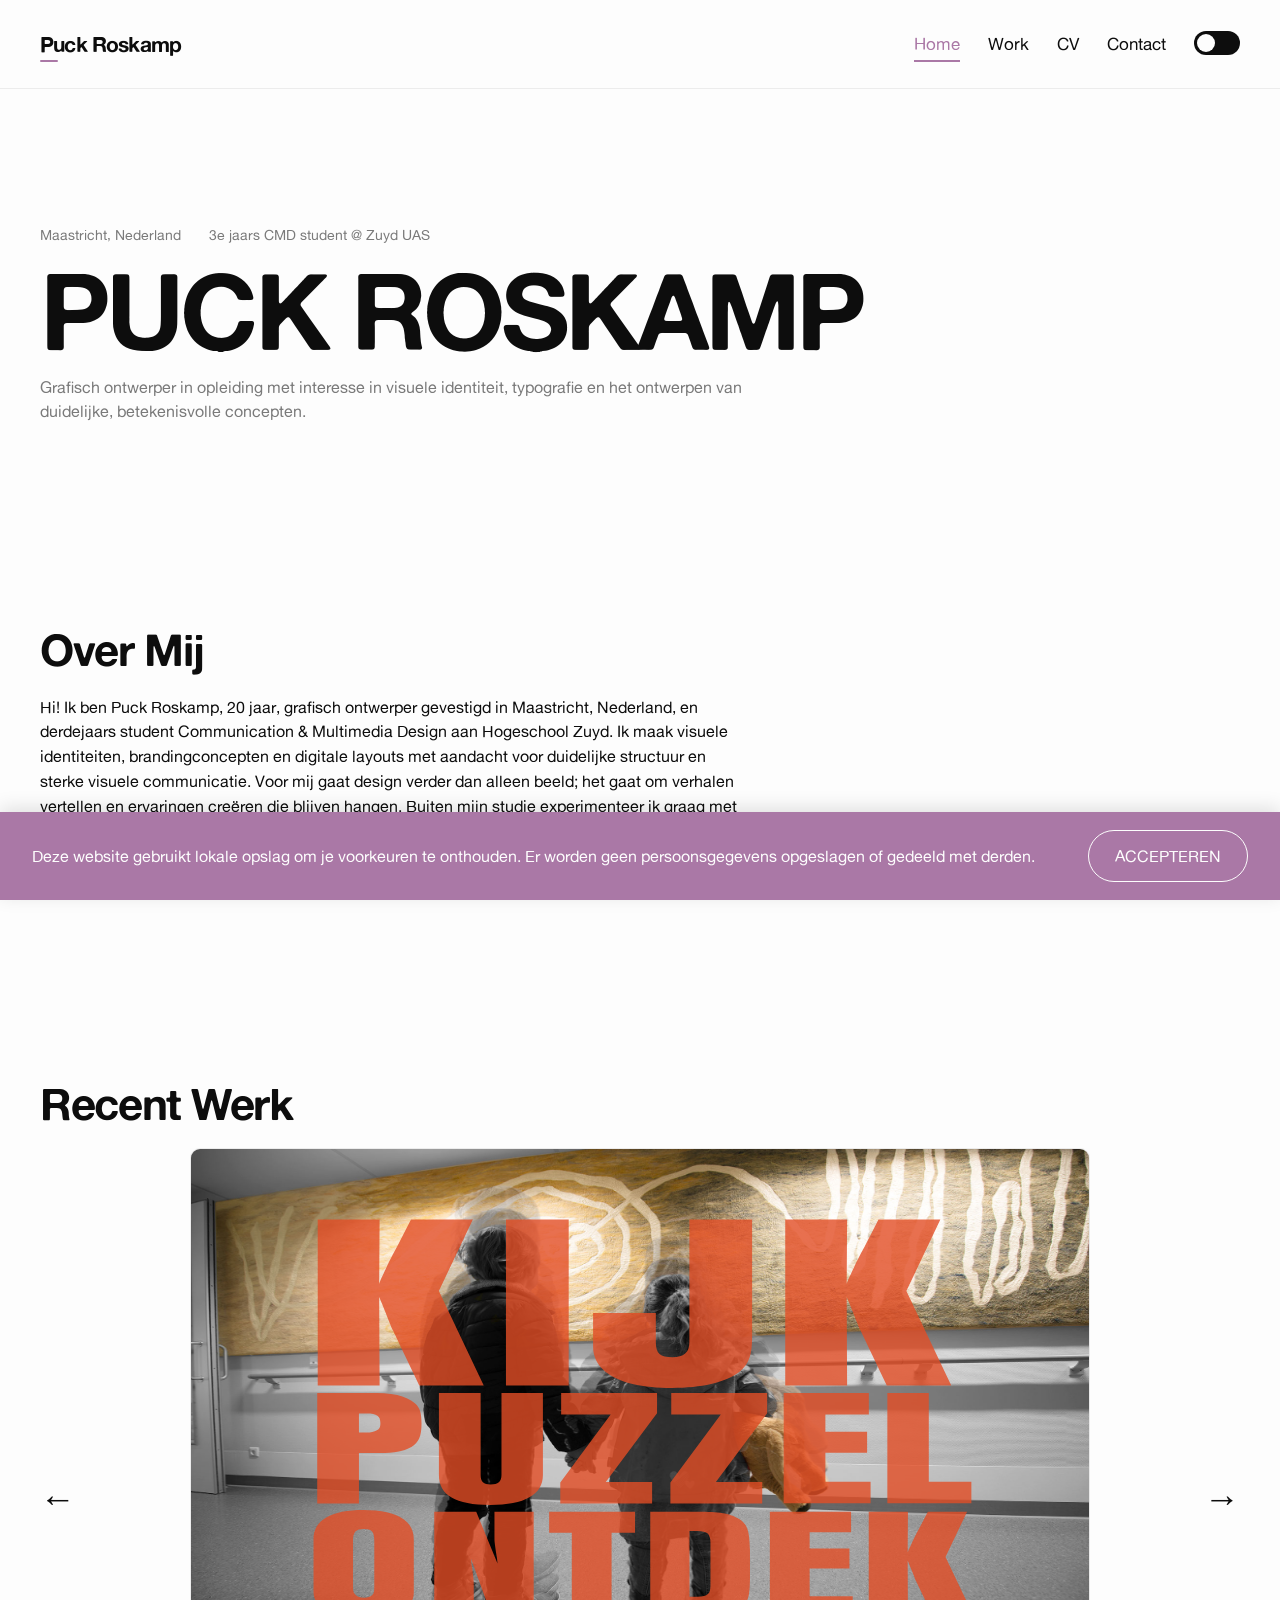
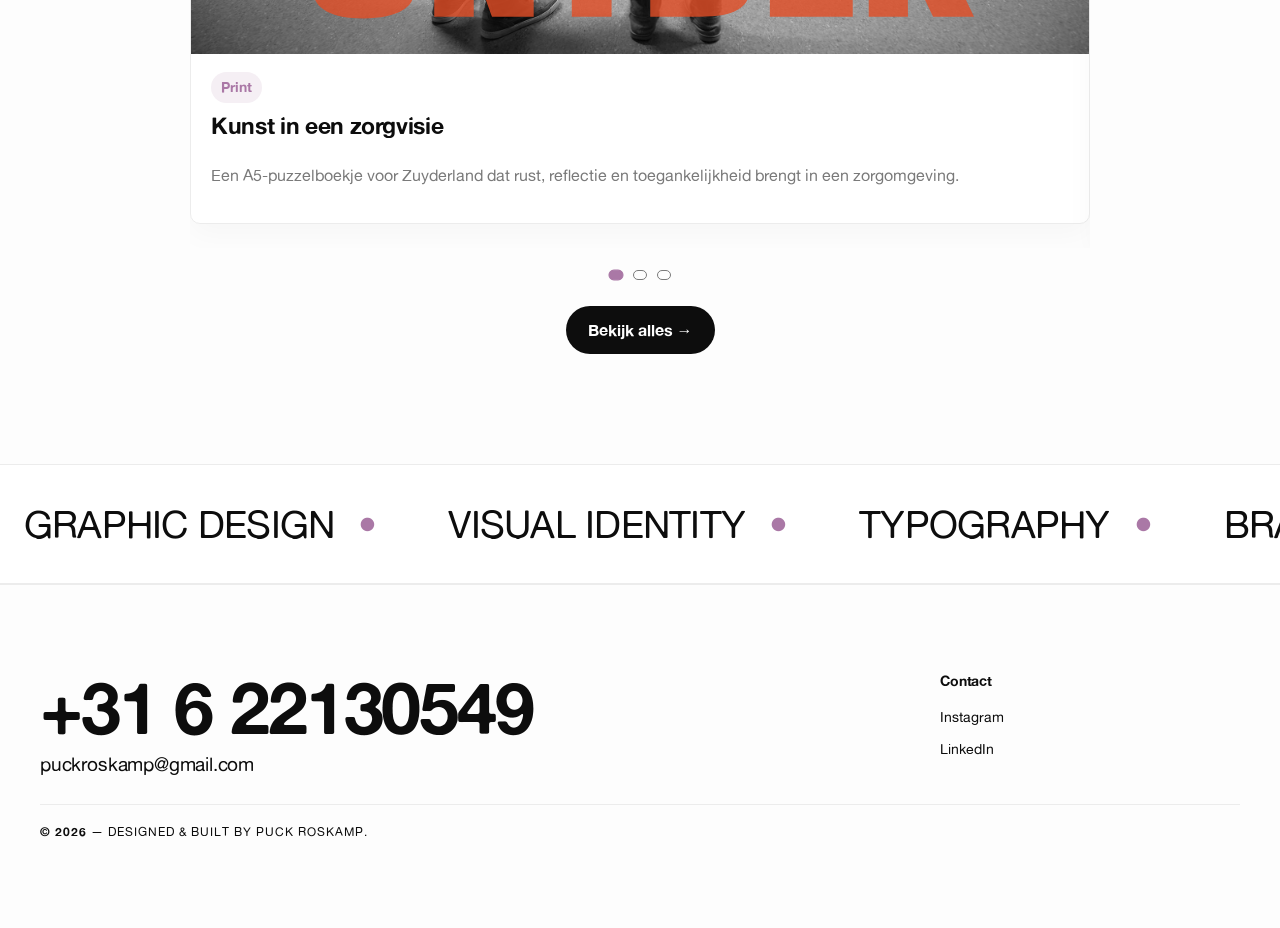
<file: index.html>
﻿<!doctype html>
<html lang="nl">

<head>
    <meta charset="UTF-8" />
    <meta name="viewport" content="width=device-width, initial-scale=1.0" />
    <meta name="description" content="Portfolio of Puck Roskamp, graphic designer based in Maastricht, Netherlands." />
    <title>Puck Roskamp — Portfolio</title>
    <link rel="stylesheet" href="css/style.css" />
</head>

<body data-page="home">
    <header class="site-header">
        <div class="container nav-wrap">
            <a href="index.html" class="brand" aria-label="Puck Roskamp Home">Puck Roskamp</a>
            <nav aria-label="Main navigation">
                <ul class="nav-list">
                    <li><a class="nav-link" data-page="home" href="index.html">Home</a></li>
                    <li><a class="nav-link" data-page="work" href="work.html">Work</a></li>
                    <li><a class="nav-link" data-page="cv" href="cv.html">CV</a></li>
                    <li><a class="nav-link" data-page="contact" href="contact.html">Contact</a></li>
                    <li><button class="theme-toggle" type="button" data-theme-toggle aria-label="Switch to dark mode" aria-pressed="false"></button></li>
                </ul>
            </nav>
        </div>
    </header>

    <main>
        <section class="section home-hero">
            <div class="container home-hero-grid">
                <ul class="home-meta" aria-label="Profiel informatie">
                    <li>Maastricht, Nederland</li>
                    <li>3e jaars CMD student @ Zuyd UAS</li>
                    <!-- <li>Stagair bij L'Okapi</li> -->
                </ul>

                <h1 class="hero-title">PUCK ROSKAMP</h1>

                <p class="hero-intro muted">
                    Grafisch ontwerper in opleiding met interesse in visuele identiteit, typografie en het
                    ontwerpen van duidelijke, betekenisvolle concepten.
                </p>
            </div>
        </section>

        <section class="section home-about">
            <div class="container home-about-layout">
                <div class="home-about-copy">
                    <h2 class="home-section-title">Over Mij</h2>
                    <p class="home-about-text">
                        Hi! Ik ben Puck Roskamp, 20 jaar, grafisch ontwerper gevestigd in Maastricht, Nederland, en
                        derdejaars student Communication & Multimedia Design aan Hogeschool Zuyd. Ik maak visuele identiteiten, brandingconcepten en digitale
                        layouts met aandacht voor duidelijke structuur en sterke visuele communicatie. Voor mij gaat
                        design verder dan alleen beeld; het gaat om verhalen vertellen en ervaringen creëren die blijven
                        hangen. Buiten mijn studie experimenteer ik graag met posterontwerpen, ontdek ik creatieve
                        projecten, game ik, luister ik naar muziek terwijl ik layouts verfijn, en laat ik me inspireren
                        door alles wat visueel interessant is. Mijn ontwerpen zijn een mix van nieuwsgierigheid, kleur
                        en een beetje speelsheid.
                    </p>
                </div>

                <!-- <div class="businesscard-stack" data-businesscard-toggle role="button" tabindex="0"
                    aria-label="Visitekaart animatie met voor- en achterkant" aria-pressed="false">
                    <figure class="businesscard businesscard-back">
                        <img src="images/businesscard-back.svg" alt="Visitekaart achterkant" />
                    </figure>

                    <figure class="businesscard businesscard-front">
                        <img src="images/businesscard-front.svg" alt="Visitekaart voorkant" />
                    </figure>
                </div> -->
            </div>
        </section>

        <section class="section home-featured">
            <div class="container">
                <h2 class="home-section-title">Recent Werk</h2>
                <div class="featured-carousel" data-featured-carousel>
                    <button class="carousel-arrow" type="button" data-carousel-prev
                        aria-label="Vorig project">←</button>

                    <div class="featured-viewport" aria-live="polite">
                        <div class="featured-track" data-carousel-track>
                            <article class="card featured-slide" data-slide>
                                <a href="project.html?id=project3" aria-label="Open project Kunst in een zorgvisie">
                                    <div class="card-media">
                                        <img src="images/recent-werk-card3.svg"
                                            alt="Kunst in een zorgvisie project preview" />
                                    </div>
                                    <div class="card-meta">
                                        <span class="pill">Print</span>
                                        <h3 class="project-title">Kunst in een zorgvisie</h3>
                                        <p class="muted">Een A5-puzzelboekje voor Zuyderland dat rust, reflectie en
                                            toegankelijkheid brengt in een zorgomgeving.</p>
                                    </div>
                                </a>
                            </article>

                            <article class="card featured-slide" data-slide>
                                <a href="project.html?id=project5" aria-label="Open project CBS Data Story">
                                    <div class="card-media">
                                        <img src="images/recent-werk-card2.svg" alt="CBS Data Story project preview" />
                                    </div>
                                    <div class="card-meta">
                                        <span class="pill">Digital Storytelling</span>
                                        <h3 class="project-title">Digital Narrative Story — CBS Data</h3>
                                        <p class="muted">Een interactieve data story gebaseerd op datasets van het CBS.
                                            Complexe informatie vertaald naar een visueel en toegankelijk verhaal.</p>
                                    </div>
                                </a>
                            </article>

                            <article class="card featured-slide" data-slide>
                                <a href="project.html?id=ae-sound-of-metal" aria-label="Open project Coming Soon 01">
                                    <div class="card-media">
                                        <img src="images/recent-werk-card1.svg" alt="Coming Soon 01 project preview" />
                                    </div>
                                    <div class="card-meta">
                                        <span class="pill">After Effects</span>
                                        <h3 class="project-title">Sound of Metal — Motion Title Sequence</h3>
                                        <p class="muted">Een motion title sequence geïnspireerd op Sound of Metal
                                            (2019).
                                            Verkenning van ritme, typografie en sfeer door middel van animatie in After
                                            Effects.</p>
                                    </div>
                                </a>
                            </article>
                        </div>
                    </div>

                    <button class="carousel-arrow" type="button" data-carousel-next
                        aria-label="Volgend project">→</button>
                </div>

                <div class="featured-dots" role="tablist" aria-label="Recent werk slides">
                    <button class="featured-dot active" type="button" data-carousel-dot="0"
                        aria-label="Ga naar project 1"></button>
                    <button class="featured-dot" type="button" data-carousel-dot="1"
                        aria-label="Ga naar project 2"></button>
                    <button class="featured-dot" type="button" data-carousel-dot="2"
                        aria-label="Ga naar project 3"></button>
                </div>

                <div class="featured-cta" data-carousel-cta>
                    <a class="button" href="work.html">Bekijk alles →</a>
                </div>
            </div>
        </section>
    </main>

    <div class="marquee-wrap">
        <div class="marquee">
            <span>GRAPHIC DESIGN <span class="dot">•</span></span>
            <span>VISUAL IDENTITY <span class="dot">•</span></span>
            <span>TYPOGRAPHY <span class="dot">•</span></span>
            <span>BRANDING <span class="dot">•</span></span>
            <span>BASED IN MAASTRICHT <span class="dot">•</span></span>
            <span>GRAPHIC DESIGN <span class="dot">•</span></span>
            <span>VISUAL IDENTITY <span class="dot">•</span></span>
            <span>TYPOGRAPHY <span class="dot">•</span></span>
            <span>BRANDING <span class="dot">•</span></span>
            <span>BASED IN MAASTRICHT <span class="dot">•</span></span>
        </div>
    </div>

    <footer class="site-footer">
        <div class="container footer-inner">
            <div class="footer-left">
                <a class="footer-phone" href="tel:+31622130549" aria-label="Call +31 6 22130549">+31 6 22130549</a>
                <a class="footer-email" href="mailto:puckroskamp@gmail.com">puckroskamp@gmail.com</a>
            </div>

            <div class="footer-right">
                <p class="footer-heading">Contact</p>
                <!-- <p class="footer-note">3e jaars CMD student, stagair bij L'Okapi</p> -->
                <ul class="footer-socials" aria-label="Social media links">
                    <li><a class="footer-social-link"
                            href="https://www.instagram.com/puck_r27?igsh=MW56YmIwOGhyd3IzeQ%3D%3D&utm_source=qr"
                            aria-label="Instagram">Instagram</a></li>
                    <li><a class="footer-social-link" href="https://www.linkedin.com/in/puck-roskamp"
                            aria-label="LinkedIn">LinkedIn</a></li>
                </ul>
            </div>
        </div>
        <div class="container footer-ownership"><strong>© 2026</strong> — Designed &amp; built by Puck Roskamp.</div>
    </footer>

    <script src="js/script.js" defer></script>
</body>

</html>
</file>
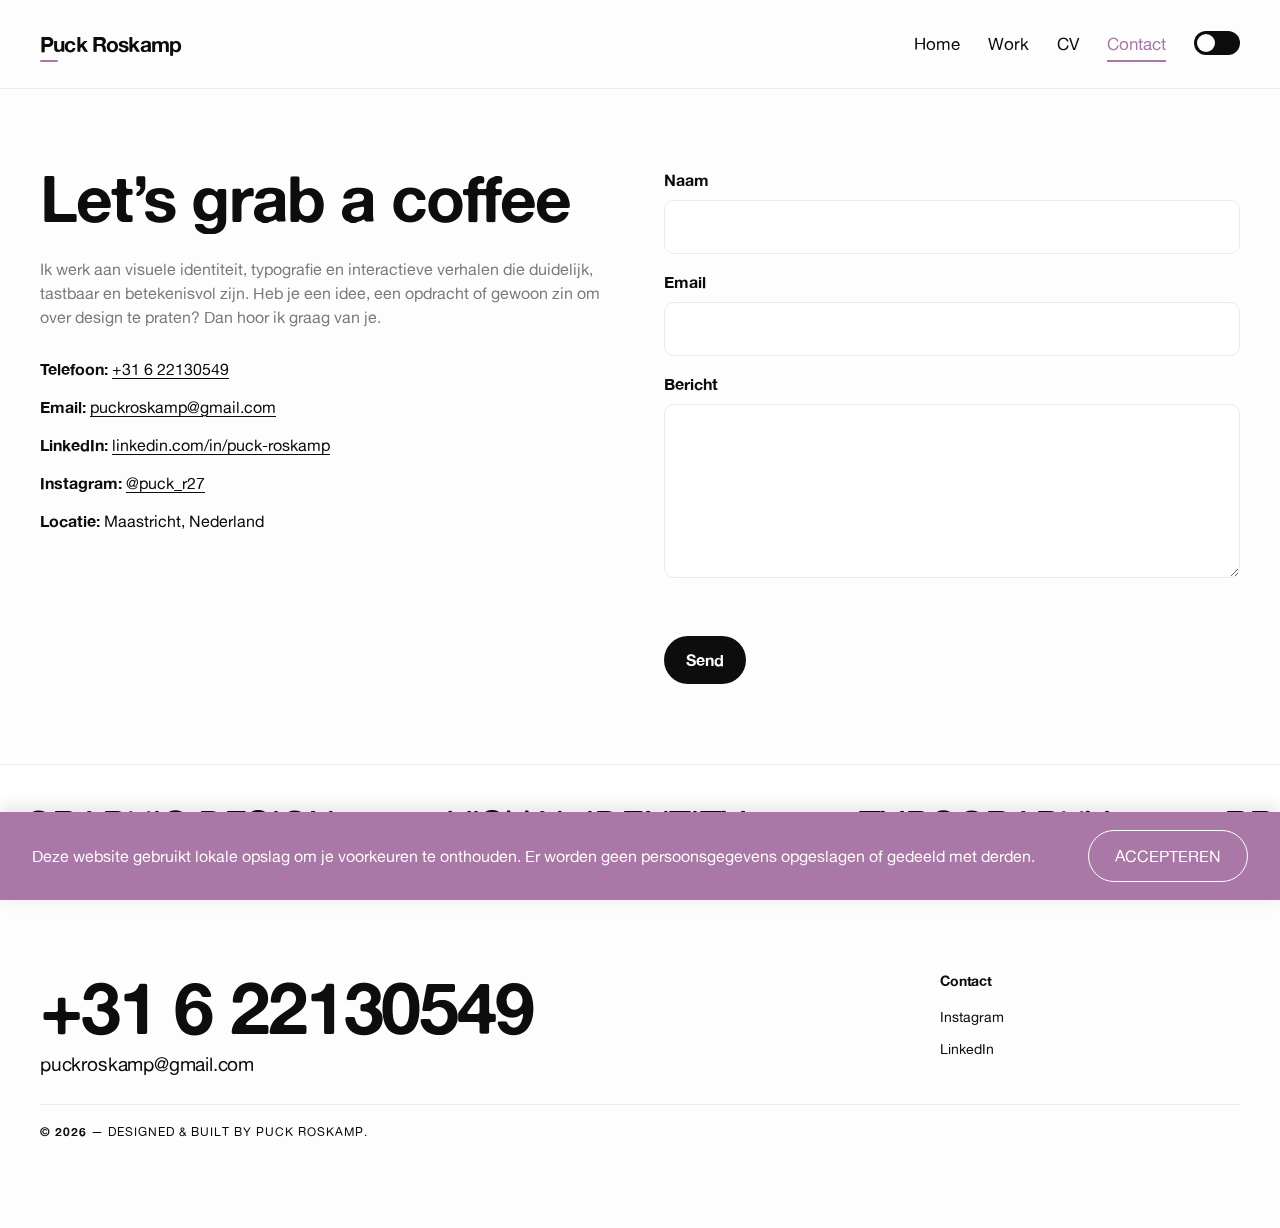
<file: contact.html>
<!doctype html>
<html lang="nl">

<head>
    <meta charset="UTF-8" />
    <meta name="viewport" content="width=device-width, initial-scale=1.0" />
    <meta name="description" content="Contact Puck Roskamp, graphic designer based in Maastricht, Netherlands." />
    <title>Contact — Puck Roskamp</title>
    <link rel="stylesheet" href="css/style.css" />
</head>

<body data-page="contact">
    <header class="site-header">
        <div class="container nav-wrap">
            <a href="index.html" class="brand" aria-label="Puck Roskamp Home">Puck Roskamp</a>
            <nav aria-label="Main navigation">
                <ul class="nav-list">
                    <li><a class="nav-link" data-page="home" href="index.html">Home</a></li>
                    <li><a class="nav-link" data-page="work" href="work.html">Work</a></li>
                    <li><a class="nav-link" data-page="cv" href="cv.html">CV</a></li>
                    <li><a class="nav-link" data-page="contact" href="contact.html">Contact</a></li>
                    <li><button class="theme-toggle" type="button" data-theme-toggle aria-label="Switch to dark mode" aria-pressed="false"></button></li>
                </ul>
            </nav>
        </div>
    </header>

    <main>
        <section class="section">
            <div class="container contact-grid">
                <div>
                    <h1 class="section-title">Let’s grab a coffee</h1>
                    <p class="muted" style="max-width: 560px;">
                        Ik werk aan visuele identiteit, typografie en interactieve verhalen die duidelijk, tastbaar en
                        betekenisvol zijn. Heb je een idee, een opdracht of gewoon zin om over design te praten? Dan
                        hoor ik graag van je.
                    </p>

                    <ul class="contact-list" style="margin-top: 28px;">
                        <li><strong>Telefoon:</strong> <a href="tel:+31622130549">+31 6 22130549</a></li>
                        <li><strong>Email:</strong> <a href="mailto:puckroskamp@gmail.com">puckroskamp@gmail.com</a>
                        </li>
                        <li><strong>LinkedIn:</strong> <a href="https://www.linkedin.com/in/puck-roskamp"
                                aria-label="LinkedIn profiel">linkedin.com/in/puck-roskamp</a>
                        </li>
                        <li><strong>Instagram:</strong> <a
                                href="https://www.instagram.com/puck_r27?igsh=MW56YmIwOGhyd3IzeQ%3D%3D&utm_source=qr"
                                aria-label="Instagram profiel">@puck_r27</a>
                        </li>
                        <li><strong>Locatie:</strong> Maastricht, Nederland</li>
                    </ul>
                </div>

                <form class="contact-form" action="https://formspree.io/f/mlgojajk" method="POST"
                    aria-label="Contact form">
                    <input type="hidden" name="_subject" value="Nieuw bericht via portfolio" />
                    <label>
                        Naam
                        <input type="text" name="name" required />
                    </label>

                    <label>
                        Email
                        <input type="email" name="email" required />
                    </label>

                    <label>
                        Bericht
                        <textarea name="message" rows="6" required></textarea>
                    </label>

                    <p class="contact-feedback" data-contact-feedback aria-live="polite"></p>

                    <button class="button" type="submit">Send</button>
                </form>
            </div>
        </section>
    </main>

    <div class="marquee-wrap">
        <div class="marquee">
            <span>GRAPHIC DESIGN <span class="dot">•</span></span>
            <span>VISUAL IDENTITY <span class="dot">•</span></span>
            <span>TYPOGRAPHY <span class="dot">•</span></span>
            <span>BRANDING <span class="dot">•</span></span>
            <span>BASED IN MAASTRICHT <span class="dot">•</span></span>
            <span>GRAPHIC DESIGN <span class="dot">•</span></span>
            <span>VISUAL IDENTITY <span class="dot">•</span></span>
            <span>TYPOGRAPHY <span class="dot">•</span></span>
            <span>BRANDING <span class="dot">•</span></span>
            <span>BASED IN MAASTRICHT <span class="dot">•</span></span>
        </div>
    </div>

    <footer class="site-footer">
        <div class="container footer-inner">
            <div class="footer-left">
                <a class="footer-phone" href="tel:+31622130549" aria-label="Call +31 6 22130549">+31 6 22130549</a>
                <a class="footer-email" href="mailto:puckroskamp@gmail.com">puckroskamp@gmail.com</a>
            </div>

            <div class="footer-right">
                <p class="footer-heading">Contact</p>
                <!-- <p class="footer-note">3e jaars CMD student, stagair bij L'Okapi</p> -->
                <ul class="footer-socials" aria-label="Social media links">
                    <li><a class="footer-social-link"
                            href="https://www.instagram.com/puck_r27?igsh=MW56YmIwOGhyd3IzeQ%3D%3D&utm_source=qr"
                            aria-label="Instagram">Instagram</a></li>
                    <li><a class="footer-social-link" href="https://www.linkedin.com/in/puck-roskamp"
                            aria-label="LinkedIn">LinkedIn</a></li>
                </ul>
            </div>
        </div>
        <div class="container footer-ownership"><strong>© 2026</strong> — Designed &amp; built by Puck Roskamp.</div>
    </footer>

    <script src="js/script.js" defer></script>
</body>

</html>
</file>
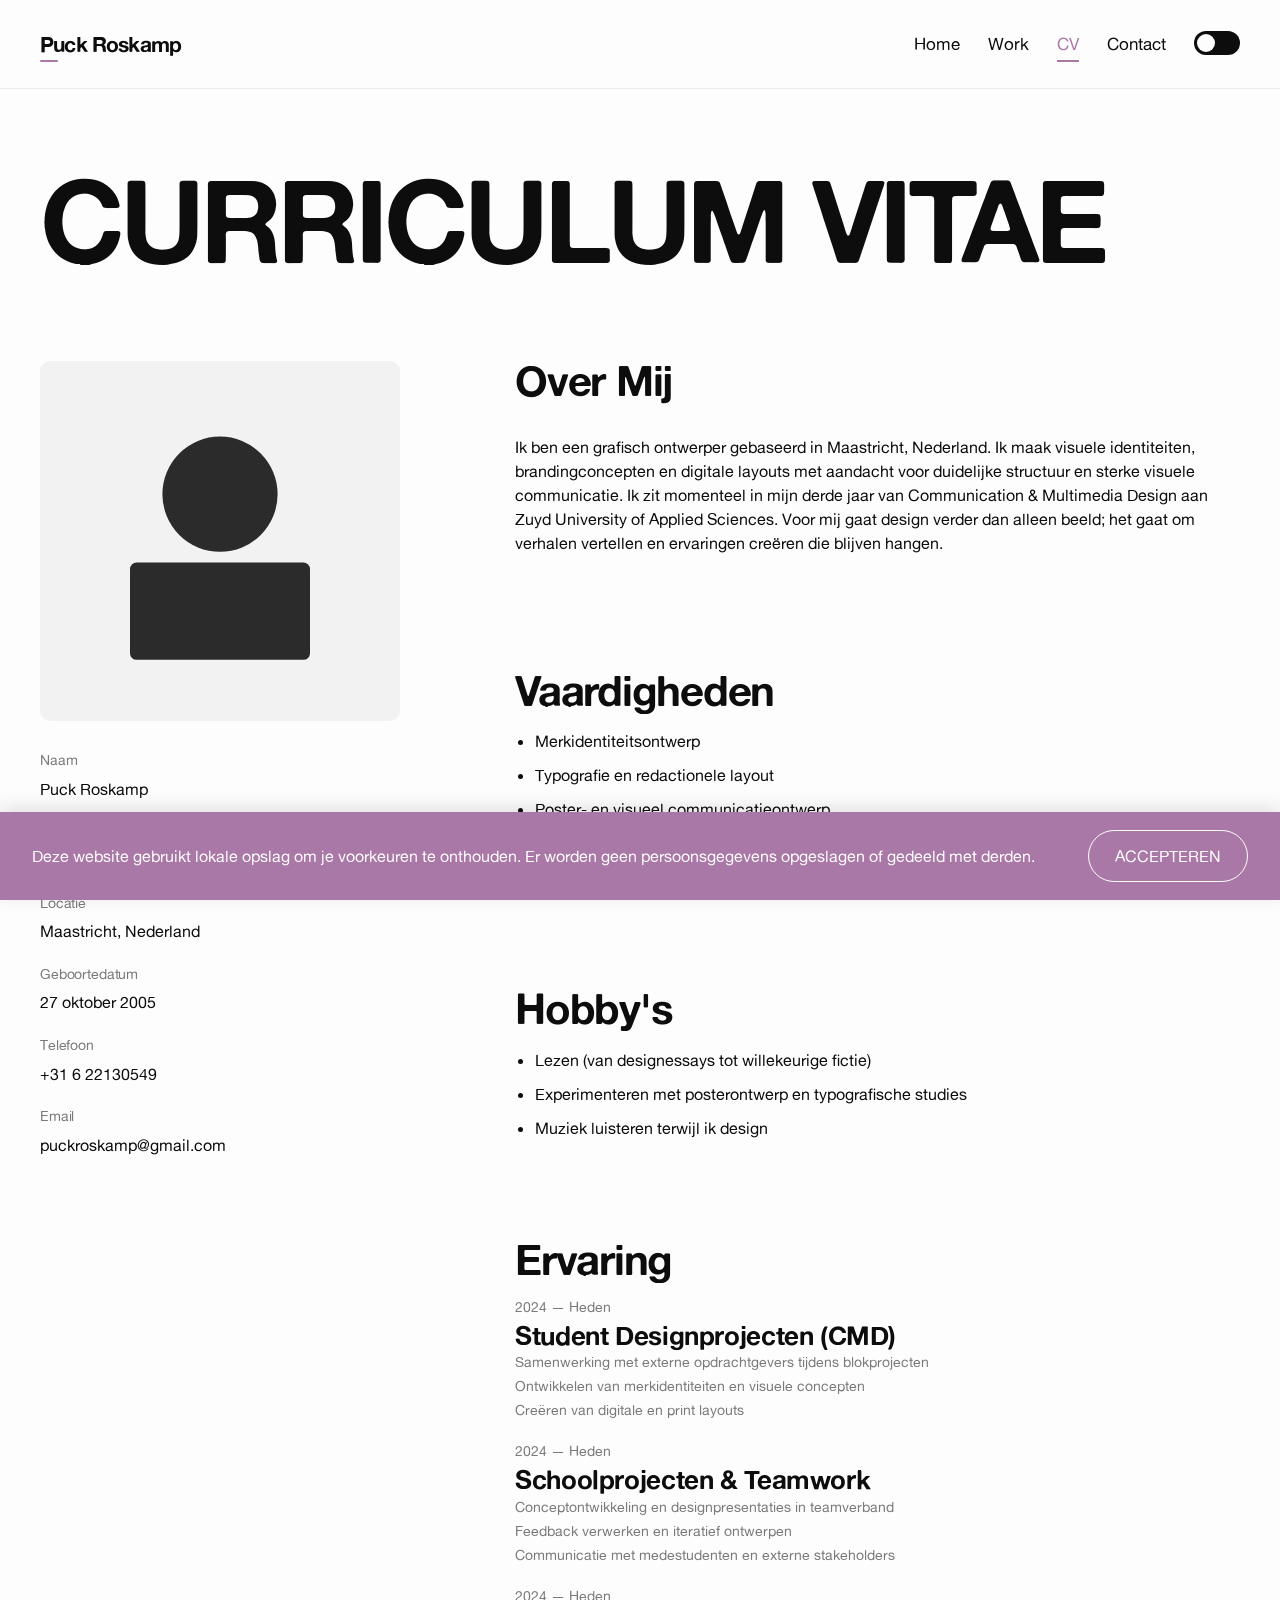
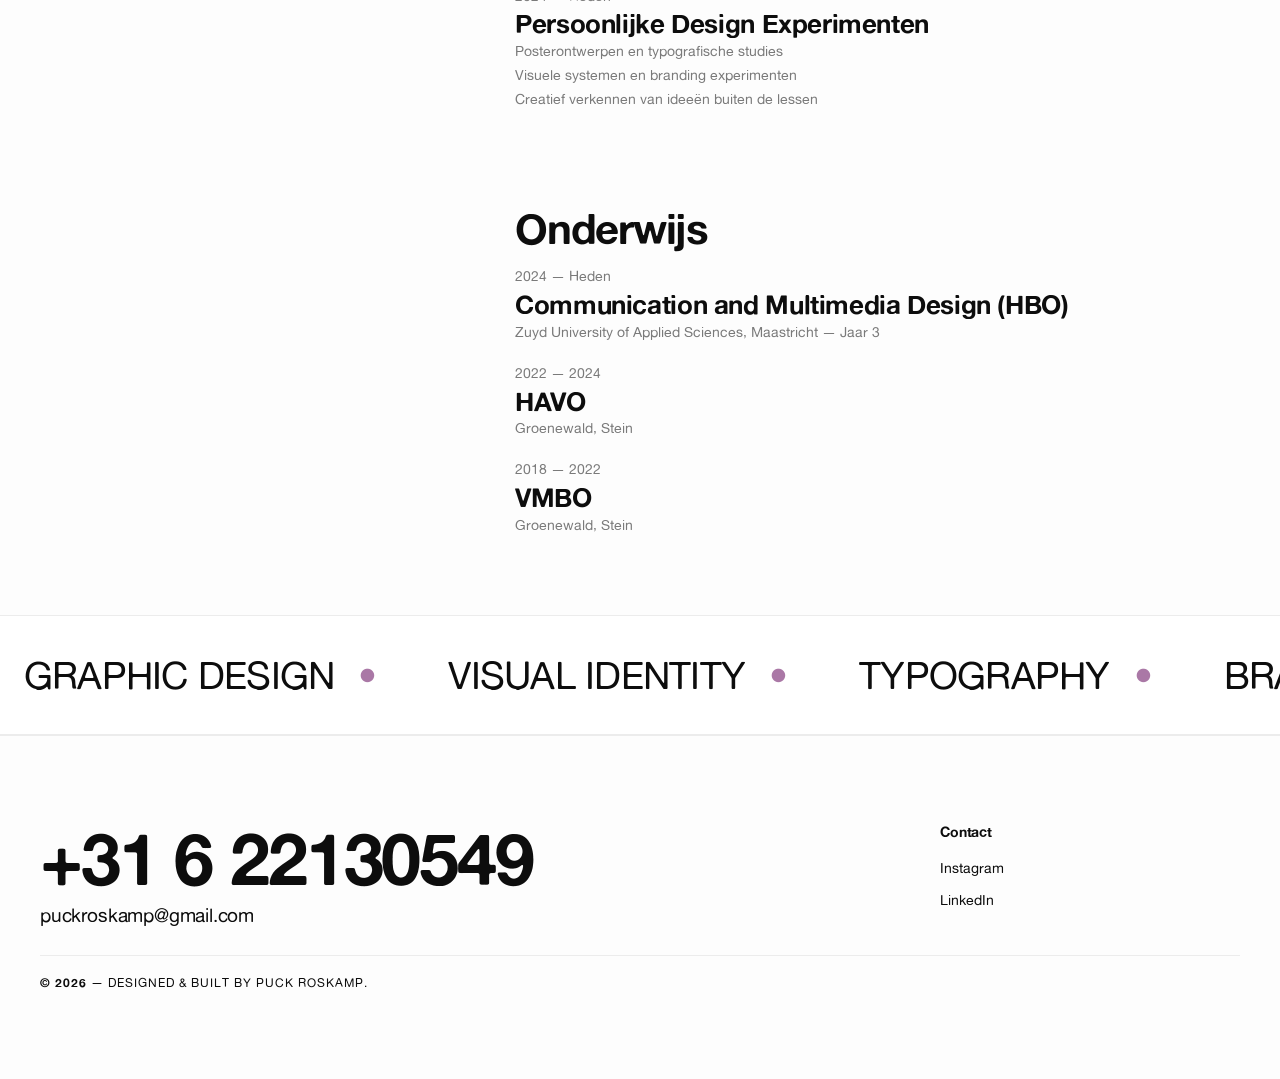
<file: cv.html>
<!doctype html>
<html lang="nl">

<head>
    <meta charset="UTF-8" />
    <meta name="viewport" content="width=device-width, initial-scale=1.0" />
    <meta name="description"
        content="Curriculum Vitae of Puck Roskamp, graphic designer from Maastricht, Netherlands." />
    <title>CV — Puck Roskamp</title>
    <link rel="stylesheet" href="css/style.css" />
</head>

<body data-page="cv">
    <header class="site-header">
        <div class="container nav-wrap">
            <a href="index.html" class="brand" aria-label="Puck Roskamp Home">Puck Roskamp</a>
            <nav aria-label="Main navigation">
                <ul class="nav-list">
                    <li><a class="nav-link" data-page="home" href="index.html">Home</a></li>
                    <li><a class="nav-link" data-page="work" href="work.html">Work</a></li>
                    <li><a class="nav-link" data-page="cv" href="cv.html">CV</a></li>
                    <li><a class="nav-link" data-page="contact" href="contact.html">Contact</a></li>
                    <li><button class="theme-toggle" type="button" data-theme-toggle aria-label="Switch to dark mode" aria-pressed="false"></button></li>
                </ul>
            </nav>
        </div>
    </header>

    <main>
        <section class="section cv-page">
            <div class="container">
                <h1 class="cv-title">CURRICULUM VITAE</h1>

                <div class="cv-grid">
                    <aside class="cv-sidebar" aria-label="Profiel informatie">
                        <img class="cv-image" src="images/cv-profile.svg" alt="Profiel portret van Puck Roskamp" />

                        <div class="cv-basic">
                            <p class="cv-label">Naam</p>
                            <p class="cv-value">Puck Roskamp</p>

                            <p class="cv-label">Leeftijd</p>
                            <p class="cv-value">20</p>

                            <p class="cv-label">Locatie</p>
                            <p class="cv-value">Maastricht, Nederland</p>

                            <p class="cv-label">Geboortedatum</p>
                            <p class="cv-value">27 oktober 2005</p>

                            <p class="cv-label">Telefoon</p>
                            <p class="cv-value"><a href="tel:+31622130549">+31 6 22130549</a></p>

                            <p class="cv-label">Email</p>
                            <p class="cv-value"><a href="mailto:puckroskamp@gmail.com">puckroskamp@gmail.com</a></p>
                        </div>
                    </aside>

                    <div class="cv-main">
                        <section class="cv-section" aria-labelledby="about-me-heading">
                            <h2 id="about-me-heading" class="cv-section-title">Over Mij</h2>
                            <p>
                                Ik ben een grafisch ontwerper gebaseerd in Maastricht, Nederland. Ik maak visuele
                                identiteiten, brandingconcepten en digitale layouts met aandacht voor duidelijke
                                structuur en sterke visuele communicatie. Ik zit momenteel in mijn derde jaar van
                                Communication & Multimedia Design aan Zuyd University of Applied Sciences. Voor mij gaat design verder dan alleen beeld; het
                                gaat om verhalen vertellen en ervaringen creëren die blijven hangen.
                            </p>
                        </section>

                        <section class="cv-section" aria-labelledby="skills-heading">
                            <h2 id="skills-heading" class="cv-section-title">Vaardigheden</h2>
                            <ul class="cv-list">
                                <li>Merkidentiteitsontwerp</li>
                                <li>Typografie en redactionele layout</li>
                                <li>Poster- en visueel communicatieontwerp</li>
                                <li>Adobe Illustrator, InDesign, Photoshop</li>
                                <li>Figma en digitale presentatiesystemen</li>
                            </ul>
                        </section>

                        <section class="cv-section" aria-labelledby="hobbies-heading">
                            <h2 id="hobbies-heading" class="cv-section-title">Hobby's</h2>
                            <ul class="cv-list">
                                <li>Lezen (van designessays tot willekeurige fictie)</li>
                                <li>Experimenteren met posterontwerp en typografische studies</li>
                                <li>Muziek luisteren terwijl ik design</li>
                            </ul>
                        </section>

                        <section class="cv-section" aria-labelledby="experience-heading">
                            <h2 id="experience-heading" class="cv-section-title">Ervaring</h2>
                            <div class="cv-entries">
                                <article class="cv-entry">
                                    <p class="cv-meta">2024 — Heden</p>
                                    <h3 class="cv-entry-title">Student Designprojecten (CMD)</h3>
                                    <p class="cv-meta">Samenwerking met externe opdrachtgevers tijdens blokprojecten</p>
                                    <p class="cv-meta">Ontwikkelen van merkidentiteiten en visuele concepten</p>
                                    <p class="cv-meta">Creëren van digitale en print layouts</p>
                                </article>

                                <article class="cv-entry">
                                    <p class="cv-meta">2024 — Heden</p>
                                    <h3 class="cv-entry-title">Schoolprojecten & Teamwork</h3>
                                    <p class="cv-meta">Conceptontwikkeling en designpresentaties in teamverband</p>
                                    <p class="cv-meta">Feedback verwerken en iteratief ontwerpen</p>
                                    <p class="cv-meta">Communicatie met medestudenten en externe stakeholders</p>
                                </article>

                                <article class="cv-entry">
                                    <p class="cv-meta">2024 — Heden</p>
                                    <h3 class="cv-entry-title">Persoonlijke Design Experimenten</h3>
                                    <p class="cv-meta">Posterontwerpen en typografische studies</p>
                                    <p class="cv-meta">Visuele systemen en branding experimenten</p>
                                    <p class="cv-meta">Creatief verkennen van ideeën buiten de lessen</p>
                                </article>
                            </div>
                        </section>

                        <section class="cv-section" aria-labelledby="education-heading">
                            <h2 id="education-heading" class="cv-section-title">Onderwijs</h2>
                            <div class="cv-entries">
                                <article class="cv-entry">
                                    <p class="cv-meta">2024 — Heden</p>
                                    <h3 class="cv-entry-title">Communication and Multimedia Design (HBO)</h3>
                                    <p class="cv-meta">Zuyd University of Applied Sciences, Maastricht — Jaar 3</p>
                                </article>

                                <article class="cv-entry">
                                    <p class="cv-meta">2022 — 2024</p>
                                    <h3 class="cv-entry-title">HAVO</h3>
                                    <p class="cv-meta">Groenewald, Stein</p>
                                </article>

                                <article class="cv-entry">
                                    <p class="cv-meta">2018 — 2022</p>
                                    <h3 class="cv-entry-title">VMBO</h3>
                                    <p class="cv-meta">Groenewald, Stein</p>
                                </article>
                            </div>
                        </section>
                    </div>
                </div>
            </div>
        </section>
    </main>

    <div class="marquee-wrap">
        <div class="marquee">
            <span>GRAPHIC DESIGN <span class="dot">•</span></span>
            <span>VISUAL IDENTITY <span class="dot">•</span></span>
            <span>TYPOGRAPHY <span class="dot">•</span></span>
            <span>BRANDING <span class="dot">•</span></span>
            <span>BASED IN MAASTRICHT <span class="dot">•</span></span>
            <span>GRAPHIC DESIGN <span class="dot">•</span></span>
            <span>VISUAL IDENTITY <span class="dot">•</span></span>
            <span>TYPOGRAPHY <span class="dot">•</span></span>
            <span>BRANDING <span class="dot">•</span></span>
            <span>BASED IN MAASTRICHT <span class="dot">•</span></span>
        </div>
    </div>

    <footer class="site-footer">
        <div class="container footer-inner">
            <div class="footer-left">
                <a class="footer-phone" href="tel:+31622130549" aria-label="Call +31 6 22130549">+31 6 22130549</a>
                <a class="footer-email" href="mailto:puckroskamp@gmail.com">puckroskamp@gmail.com</a>
            </div>

            <div class="footer-right">
                <p class="footer-heading">Contact</p>
                <!-- <p class="footer-note">3e jaars CMD student, stagair bij L'Okapi</p> -->
                <ul class="footer-socials" aria-label="Social media links">
                    <li><a class="footer-social-link"
                            href="https://www.instagram.com/puck_r27?igsh=MW56YmIwOGhyd3IzeQ%3D%3D&utm_source=qr"
                            aria-label="Instagram">Instagram</a></li>
                    <li><a class="footer-social-link" href="https://www.linkedin.com/in/puck-roskamp"
                            aria-label="LinkedIn">LinkedIn</a></li>
                </ul>
            </div>
        </div>
        <div class="container footer-ownership"><strong>© 2026</strong> — Designed &amp; built by Puck Roskamp.</div>
    </footer>

    <script src="js/script.js" defer></script>
</body>

</html>
</file>
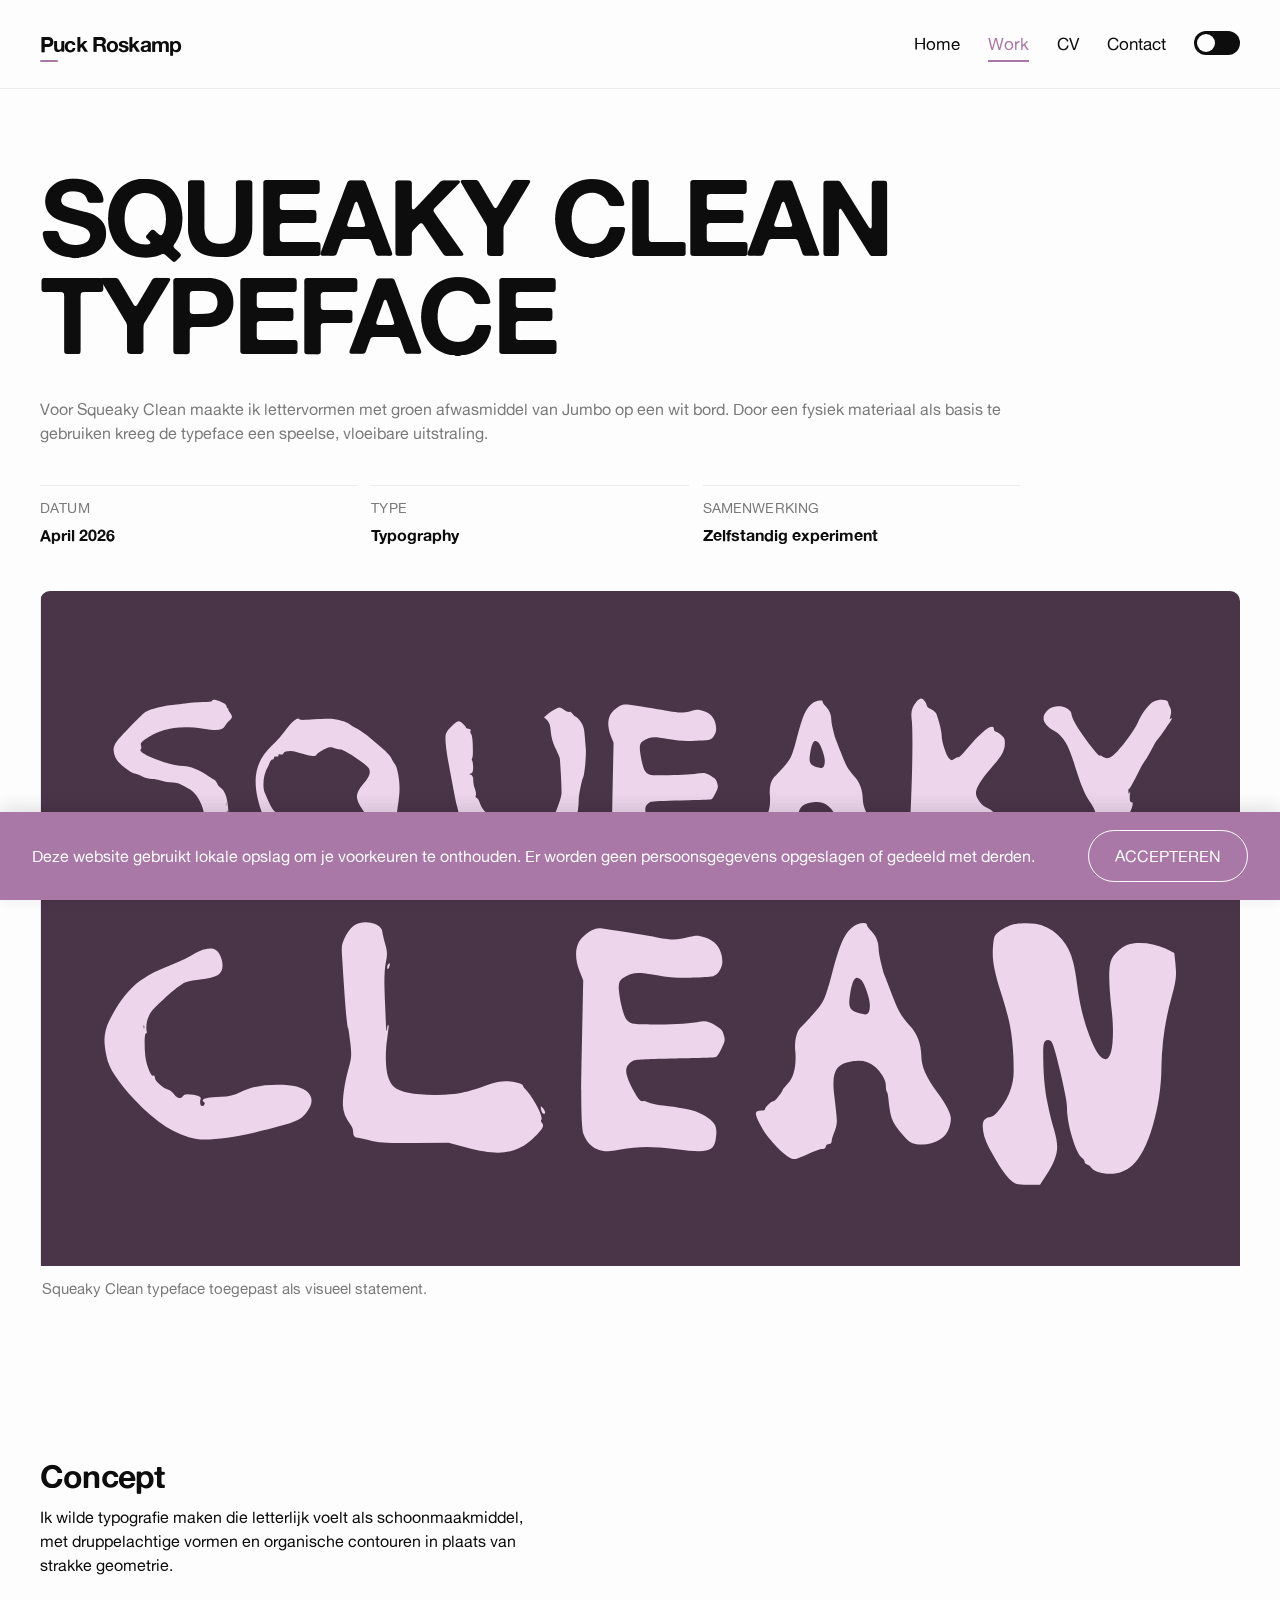
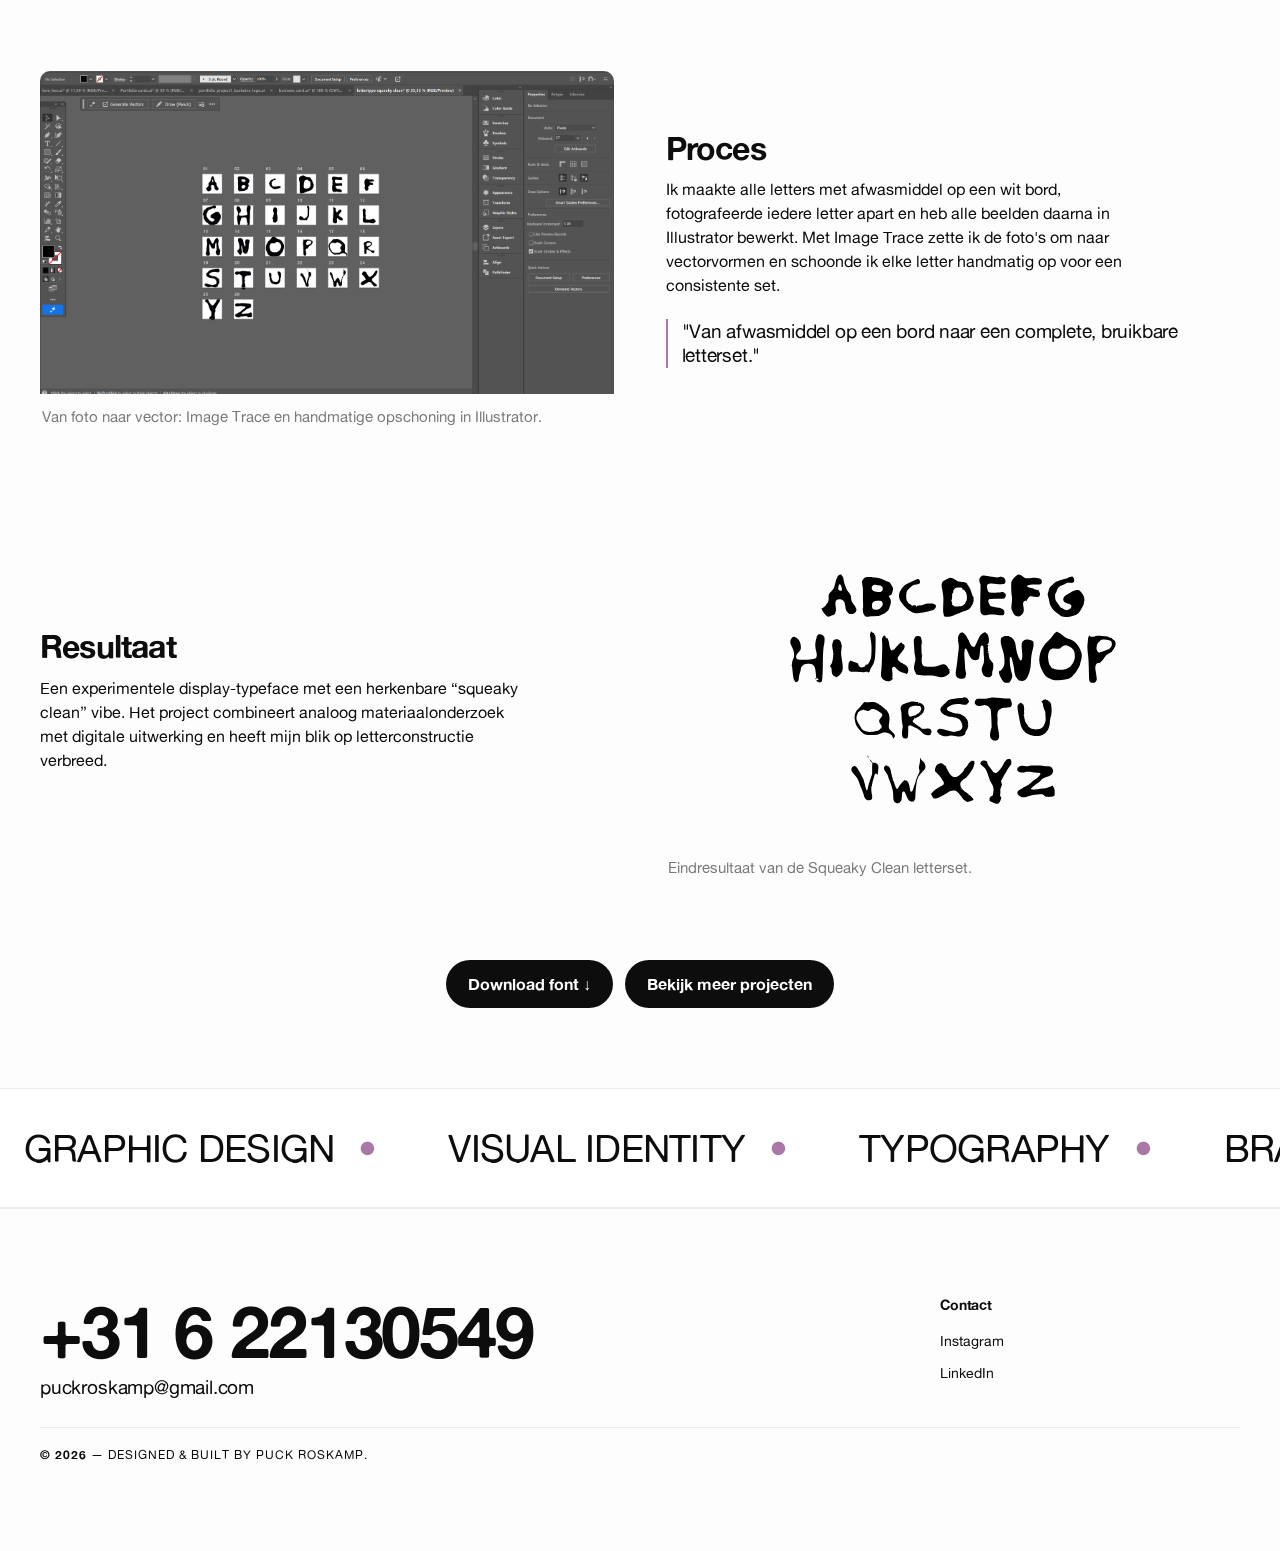
<file: project.html>
﻿<!doctype html>
<html lang="nl">

<head>
    <meta charset="UTF-8" />
    <meta name="viewport" content="width=device-width, initial-scale=1.0" />
    <meta name="description" content="Project detail page from the portfolio of Puck Roskamp." />
    <title>Project - Coming Soon</title>
    <link rel="stylesheet" href="css/style.css" />
</head>

<body data-page="work">
    <header class="site-header">
        <div class="container nav-wrap">
            <a href="index.html" class="brand" aria-label="Puck Roskamp Home">Puck Roskamp</a>
            <nav aria-label="Main navigation">
                <ul class="nav-list">
                    <li><a class="nav-link" data-page="home" href="index.html">Home</a></li>
                    <li><a class="nav-link" data-page="work" href="work.html">Work</a></li>
                    <li><a class="nav-link" data-page="cv" href="cv.html">CV</a></li>
                    <li><a class="nav-link" data-page="contact" href="contact.html">Contact</a></li>
                    <li><button class="theme-toggle" type="button" data-theme-toggle aria-label="Switch to dark mode" aria-pressed="false"></button></li>
                </ul>
            </nav>
        </div>
    </header>

    <main>
        <section class="section">
            <div class="container project-hero-visual">
                <div class="project-hero-head">
                    <h1 class="hero-title" data-project-title>Coming<br />Soon</h1>
                    <p class="muted" data-project-intro>
                        Project in progress. Binnenkort vind je hier de volledige case met proces en resultaat.
                    </p>

                    <ul class="project-meta-list" aria-label="Projectdetails">
                        <li>
                            <span class="project-meta-label">Datum</span>
                            <strong data-project-date>Coming soon</strong>
                        </li>
                        <li>
                            <span class="project-meta-label">Type</span>
                            <strong data-project-type>In progress</strong>
                        </li>
                        <li>
                            <span class="project-meta-label">Samenwerking</span>
                            <strong data-project-collab>TBA</strong>
                        </li>
                    </ul>
                </div>

                <figure class="project-full project-hero-image">
                    <img data-project-hero-image src="images/project-coming-soon.svg" alt="Coming soon hero preview" />
                    <iframe data-project-hero-embed hidden title="Live project preview"></iframe>
                    <figcaption data-project-caption-hero>Preview visual - coming soon.
                    </figcaption>
                </figure>
            </div>
        </section>

        <section class="section project-video-section" data-project-video-section hidden>
            <div class="container project-video-layout">
                <div class="project-copy project-video-head">
                    <h2 class="project-copy-title" data-project-video-title>Title Sequence Preview</h2>
                    <p class="muted" data-project-video-about-film>
                        Hier komt een korte context over de film en de visuele sfeer.
                    </p>
                    <p class="muted" data-project-video-why>
                        Hier leg je uit waarom je juist deze film hebt gekozen voor je sequence.
                    </p>
                </div>

                <figure class="project-full project-video-figure">
                    <video data-project-video preload="metadata" playsinline></video>
                    <figcaption data-project-video-caption>
                        Plaats hier je mp4-bestand zodra je eindproject klaar is.
                    </figcaption>
                </figure>

                <div class="project-video-controls" data-project-video-controls>
                    <button class="video-control-btn" type="button" data-video-play>Play</button>
                    <button class="video-control-btn" type="button" data-video-pause>Pause</button>
                    <button class="video-control-btn" type="button" data-video-replay>Replay</button>
                </div>

                <div class="project-video-progress-wrap">
                    <input class="video-progress" type="range" min="0" max="100" value="0" step="0.1"
                        data-video-progress aria-label="Video voortgang" />
                </div>
            </div>
        </section>

        <section class="section project-role-section" data-project-role-section hidden>
            <div class="container project-role-content">
                <p class="project-role-label" data-project-role-label>ROL</p>
                <h2 class="project-copy-title" data-project-role-title>Mijn rol in dit project</h2>
                <p class="muted" data-project-role-text>
                    Hier komt een korte beschrijving van je rol binnen dit project.
                </p>
            </div>
        </section>

        <section class="section project-posters-section" data-project-posters-section hidden>
            <div class="container project-posters-layout" data-project-posters-grid></div>
        </section>

        <section class="section" data-project-flow-section>
            <div class="container project-flow" data-project-flow>
                <article class="project-flow-row">
                    <div class="project-copy">
                        <h2 class="project-copy-title">Concept</h2>
                        <p data-project-insight-a>
                            Binnenkort verschijnt hier het concept en de creatieve richting van dit project.
                        </p>
                    </div>

                    <figure class="project-full project-visual">
                        <img data-project-grid-a src="images/project-coming-soon.svg"
                            alt="Detail layout with accent color" />
                        <figcaption data-project-caption-a>Detail 1 - coming soon.</figcaption>
                    </figure>
                </article>

                <article class="project-flow-row">
                    <figure class="project-full project-visual">
                        <img data-project-grid-b src="images/project-coming-soon.svg"
                            alt="Typography and image block composition" />
                        <figcaption data-project-caption-b>Ut enim ad minim veniam, quis nostrud exercitation ullamco
                            laboris.</figcaption>
                    </figure>

                    <div class="project-copy">
                        <h2 class="project-copy-title">Proces</h2>
                        <p data-project-insight-b>
                            Hier komt uitleg over het proces, iteraties en visuele keuzes.
                        </p>

                        <blockquote class="project-quote" data-project-quote>
                            "Coming soon."
                        </blockquote>
                    </div>
                </article>

                <article class="project-flow-row">
                    <div class="project-copy">
                        <h2 class="project-copy-title">Resultaat</h2>
                        <p data-project-insight-c>
                            Hier komt het eindresultaat met leerpunten en impact.
                        </p>
                    </div>

                    <figure class="project-full project-visual">
                        <img data-project-final src="images/project-coming-soon.svg"
                            alt="Final website showcase section" />
                        <figcaption data-project-caption-final>Final visual - coming soon.</figcaption>
                    </figure>
                </article>
            </div>
        </section>

        <section class="section" style="padding-top: 0;">
            <div class="container project-footer-actions">
                <a class="button" data-project-live-link href="#" target="_blank" rel="noopener noreferrer"
                    hidden>Bekijk website ↗</a>
                <a class="button" data-project-download-link href="#" download hidden>Download font ↓</a>
                <a class="button" href="work.html">Bekijk meer projecten</a>
            </div>
        </section>
    </main>

    <div class="marquee-wrap">
        <div class="marquee">
            <span>GRAPHIC DESIGN <span class="dot">•</span></span>
            <span>VISUAL IDENTITY <span class="dot">•</span></span>
            <span>TYPOGRAPHY <span class="dot">•</span></span>
            <span>BRANDING <span class="dot">•</span></span>
            <span>BASED IN MAASTRICHT <span class="dot">•</span></span>
            <span>GRAPHIC DESIGN <span class="dot">•</span></span>
            <span>VISUAL IDENTITY <span class="dot">•</span></span>
            <span>TYPOGRAPHY <span class="dot">•</span></span>
            <span>BRANDING <span class="dot">•</span></span>
            <span>BASED IN MAASTRICHT <span class="dot">•</span></span>
        </div>
    </div>

    <footer class="site-footer">
        <div class="container footer-inner">
            <div class="footer-left">
                <a class="footer-phone" href="tel:+31622130549" aria-label="Call +31 6 22130549">+31 6 22130549</a>
                <a class="footer-email" href="mailto:puckroskamp@gmail.com">puckroskamp@gmail.com</a>
            </div>

            <div class="footer-right">
                <p class="footer-heading">Contact</p>
                <!-- <p class="footer-note">3e jaars CMD student, stagair bij L'Okapi</p> -->
                <ul class="footer-socials" aria-label="Social media links">
                    <li><a class="footer-social-link"
                            href="https://www.instagram.com/puck_r27?igsh=MW56YmIwOGhyd3IzeQ%3D%3D&utm_source=qr"
                            aria-label="Instagram">Instagram</a></li>
                    <li><a class="footer-social-link" href="https://www.linkedin.com/in/puck-roskamp"
                            aria-label="LinkedIn">LinkedIn</a></li>
                </ul>
            </div>
        </div>
        <div class="container footer-ownership"><strong>© 2026</strong> — Designed &amp; built by Puck Roskamp.</div>
    </footer>

    <script src="js/script.js" defer></script>
</body>

</html>
</file>
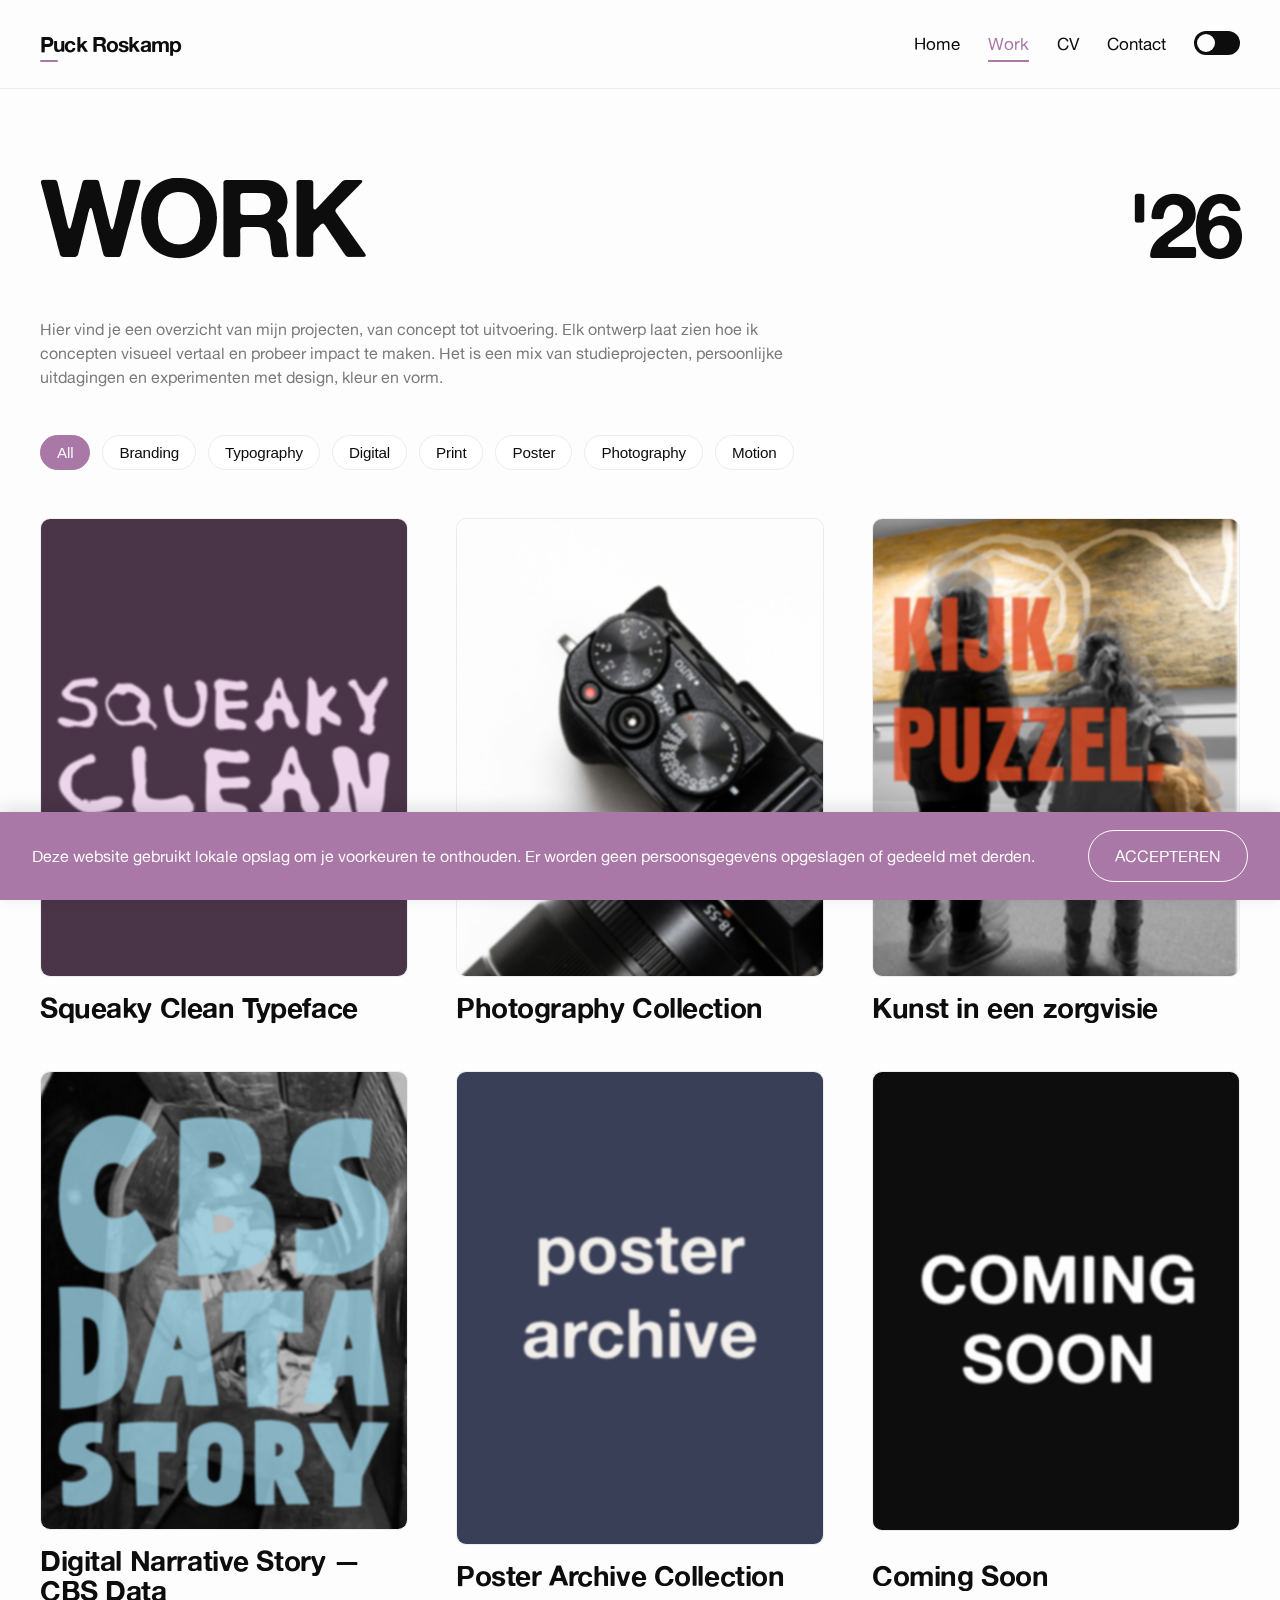
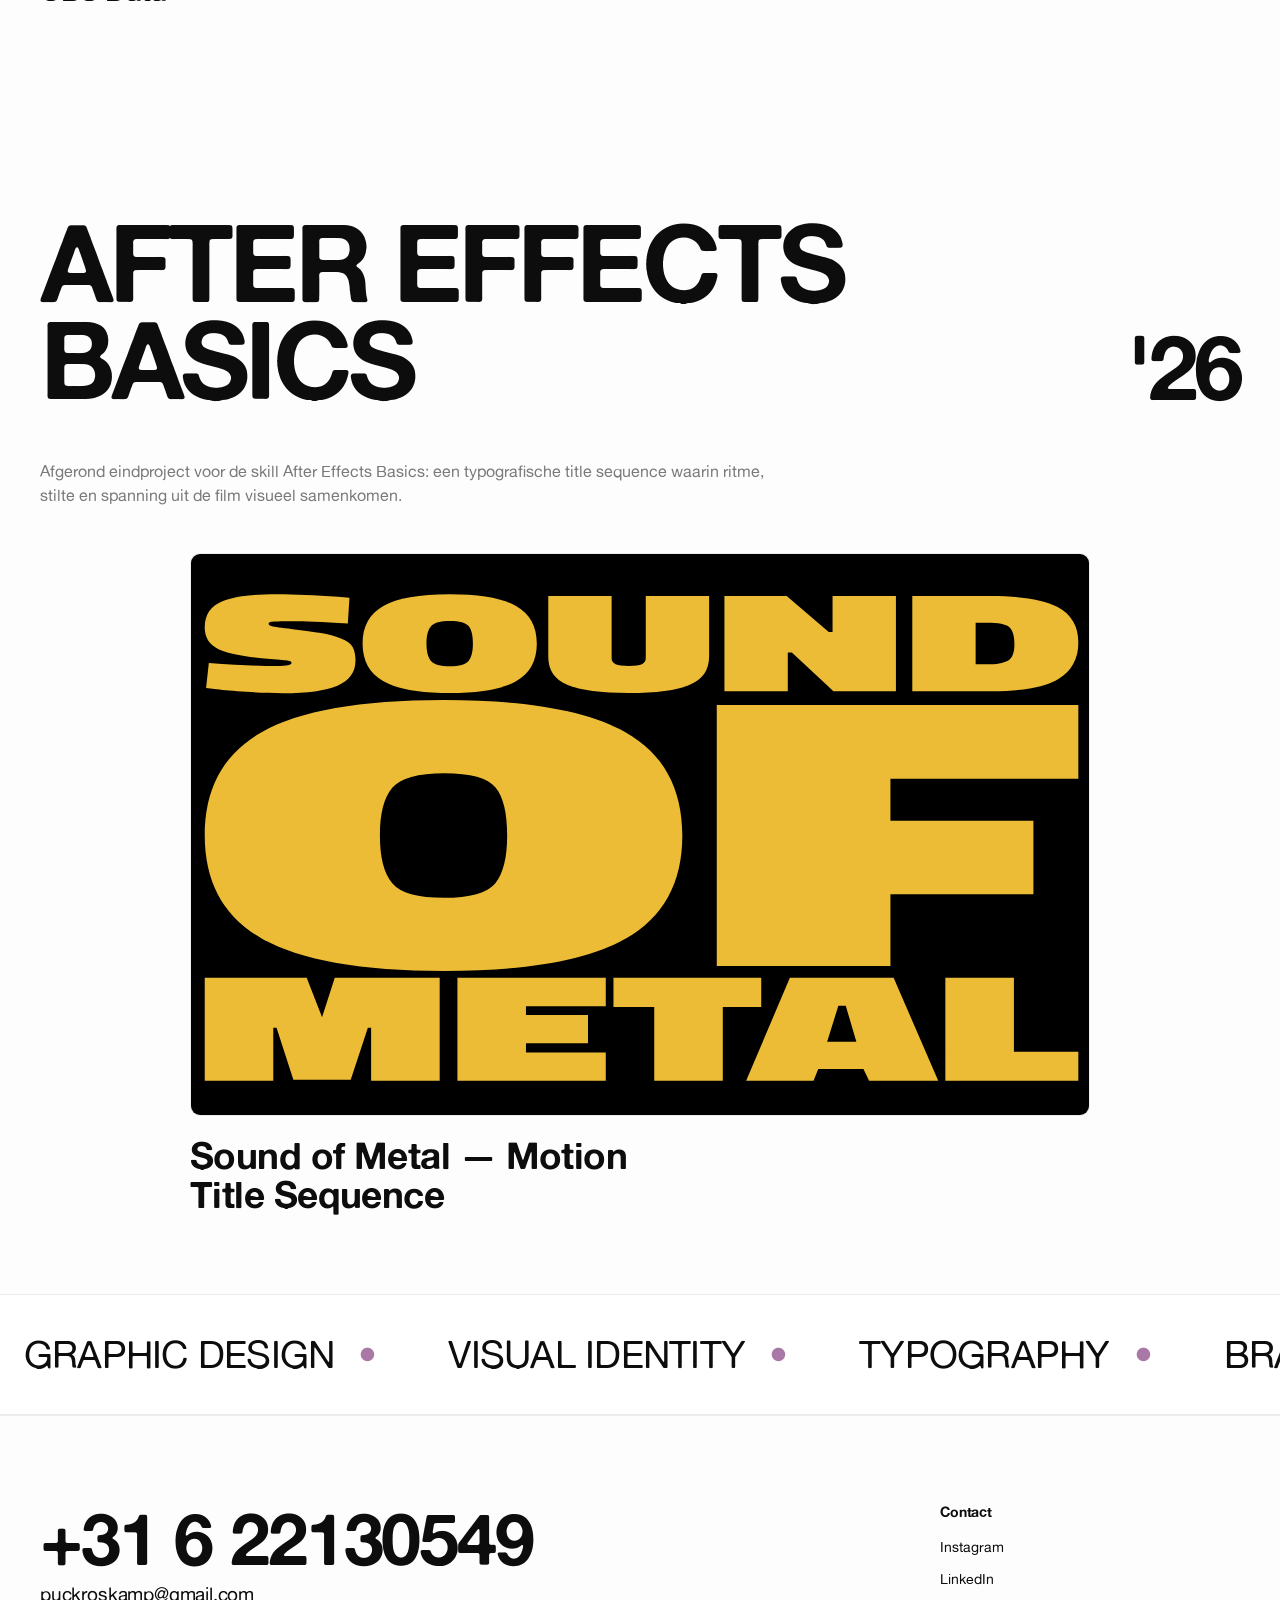
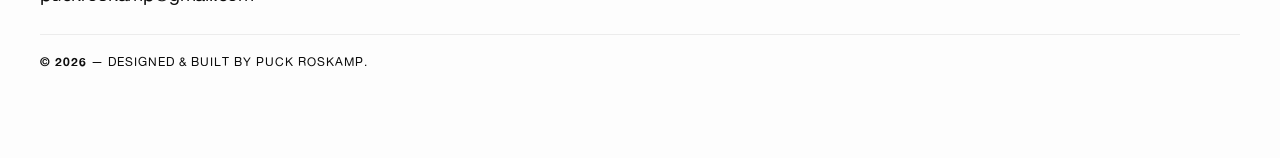
<file: work.html>
﻿<!doctype html>
<html lang="nl">

<head>
    <meta charset="UTF-8" />
    <meta name="viewport" content="width=device-width, initial-scale=1.0" />
    <meta name="description"
        content="Selected projects by Puck Roskamp, graphic designer based in Maastricht, Netherlands." />
    <title>Work — Puck Roskamp</title>
    <link rel="stylesheet" href="css/style.css" />
</head>

<body data-page="work">
    <header class="site-header">
        <div class="container nav-wrap">
            <a href="index.html" class="brand" aria-label="Puck Roskamp Home">Puck Roskamp</a>
            <nav aria-label="Main navigation">
                <ul class="nav-list">
                    <li><a class="nav-link" data-page="home" href="index.html">Home</a></li>
                    <li><a class="nav-link" data-page="work" href="work.html">Work</a></li>
                    <li><a class="nav-link" data-page="cv" href="cv.html">CV</a></li>
                    <li><a class="nav-link" data-page="contact" href="contact.html">Contact</a></li>
                    <li><button class="theme-toggle" type="button" data-theme-toggle aria-label="Switch to dark mode" aria-pressed="false"></button></li>
                </ul>
            </nav>
        </div>
    </header>

    <main>
        <section class="section">
            <div class="container">
                <div class="editorial-header" aria-label="Werk header">
                    <h1 class="editorial-title">WORK</h1>
                    <p class="editorial-year" aria-label="Year 2026">'26</p>
                </div>

                <p class="muted editorial-intro">
                    Hier vind je een overzicht van mijn projecten, van concept tot uitvoering. Elk ontwerp laat zien hoe
                    ik concepten
                    visueel vertaal en probeer impact te maken. Het is een mix van studieprojecten, persoonlijke
                    uitdagingen en experimenten
                    met design, kleur en vorm.
                </p>

                <div class="work-filters" role="group" aria-label="Project filters">
                    <button class="filter-btn active" data-filter="all">All</button>
                    <button class="filter-btn" data-filter="branding">Branding</button>
                    <button class="filter-btn" data-filter="typography">Typography</button>
                    <button class="filter-btn" data-filter="digital">Digital</button>
                    <button class="filter-btn" data-filter="print">Print</button>
                    <button class="filter-btn" data-filter="poster">Poster</button>
                    <button class="filter-btn" data-filter="photography">Photography</button>
                    <button class="filter-btn" data-filter="motion">Motion</button>
                </div>

                <div class="work-grid" data-work-grid>
                    <article class="work-card" data-tags="typography">
                        <a href="project.html?id=project1" class="work-thumb">
                            <img src="images/project1-card.svg" alt="Squeaky Clean Typeface preview" />
                        </a>
                        <h2 class="project-title"><a href="project.html?id=project1">Squeaky Clean Typeface</a></h2>
                    </article>

                    <article class="work-card" data-tags="photography">
                        <a href="project.html?id=project2" class="work-thumb">
                            <img src="images/foto-project-card.jpg" alt="Photography Collection preview" />
                        </a>
                        <h2 class="project-title"><a href="project.html?id=project2">Photography Collection</a></h2>
                    </article>

                    <article class="work-card" data-tags="print branding">
                        <a href="project.html?id=project3" class="work-thumb">
                            <img src="images/project_zuyderland-card.svg" alt="Kunst in een zorgvisie preview" />
                        </a>
                        <h2 class="project-title"><a href="project.html?id=project3">Kunst in een zorgvisie</a></h2>
                    </article>

                    <article class="work-card" data-tags="digital branding">
                        <a href="project.html?id=project5" class="work-thumb">
                            <img src="images/cbs-card.svg" alt="CBS Data Story card preview" />
                        </a>
                        <h2 class="project-title"><a href="project.html?id=project5">Digital Narrative Story — CBS
                                Data</a></h2>
                    </article>

                    <article class="work-card" data-tags="poster print">
                        <a href="project.html?id=project6" class="work-thumb">
                            <img src="images/poster-archive-card.svg" alt="Poster Archive Collection" />
                        </a>
                        <h2 class="project-title"><a href="project.html?id=project6">Poster Archive
                                Collection</a></h2>
                    </article>

                    <article class="work-card work-card-placeholder" data-tags="">
                        <div class="work-thumb">
                            <img src="images/coming-soon-card.svg" alt="Coming soon project placeholder" />
                        </div>
                        <h2 class="project-title">Coming Soon</h2>
                    </article>
                </div>
            </div>
        </section>

        <section class="section">
            <div class="container">
                <div class="editorial-header" aria-label="After Effects Basics header">
                    <h2 class="editorial-title">AFTER EFFECTS BASICS</h2>
                    <p class="editorial-year" aria-label="Course 2026">'26</p>
                </div>

                <p class="muted editorial-intro">
                    Afgerond eindproject voor de skill After Effects Basics: een typografische title sequence waarin
                    ritme, stilte en spanning uit de film visueel samenkomen.
                </p>

                <div class="ae-featured-grid">
                    <article class="work-card ae-featured-card" data-tags="motion">
                        <a href="project.html?id=ae-sound-of-metal" class="work-thumb">
                            <img src="images/recent-werk-card1.svg" alt="Sound of Metal Titelsequence preview" />
                        </a>
                        <h3 class="project-title"><a href="project.html?id=ae-sound-of-metal">Sound of Metal — Motion
                                Title Sequence</a></h3>
                    </article>
                </div>
            </div>
        </section>
    </main>

    <div class="marquee-wrap">
        <div class="marquee">
            <span>GRAPHIC DESIGN <span class="dot">•</span></span>
            <span>VISUAL IDENTITY <span class="dot">•</span></span>
            <span>TYPOGRAPHY <span class="dot">•</span></span>
            <span>BRANDING <span class="dot">•</span></span>
            <span>BASED IN MAASTRICHT <span class="dot">•</span></span>
            <span>GRAPHIC DESIGN <span class="dot">•</span></span>
            <span>VISUAL IDENTITY <span class="dot">•</span></span>
            <span>TYPOGRAPHY <span class="dot">•</span></span>
            <span>BRANDING <span class="dot">•</span></span>
            <span>BASED IN MAASTRICHT <span class="dot">•</span></span>
        </div>
    </div>

    <footer class="site-footer">
        <div class="container footer-inner">
            <div class="footer-left">
                <a class="footer-phone" href="tel:+31622130549" aria-label="Call +31 6 22130549">+31 6 22130549</a>
                <a class="footer-email" href="mailto:puckroskamp@gmail.com">puckroskamp@gmail.com</a>
            </div>

            <div class="footer-right">
                <p class="footer-heading">Contact</p>
                <!-- <p class="footer-note">3e jaars CMD student, stagair bij L'Okapi</p> -->
                <ul class="footer-socials" aria-label="Social media links">
                    <li><a class="footer-social-link"
                            href="https://www.instagram.com/puck_r27?igsh=MW56YmIwOGhyd3IzeQ%3D%3D&utm_source=qr"
                            aria-label="Instagram">Instagram</a></li>
                    <li><a class="footer-social-link" href="https://www.linkedin.com/in/puck-roskamp"
                            aria-label="LinkedIn">LinkedIn</a></li>
                </ul>
            </div>
        </div>
        <div class="container footer-ownership"><strong>© 2026</strong> — Designed &amp; built by Puck Roskamp.</div>
    </footer>

    <script src="js/script.js" defer></script>
</body>

</html>
</file>
<file: css/style.css>
/* ==========================================================
   Alte Haas Grotesk Font Family
   Add the real files in /fonts for full fidelity.
   ========================================================== */
@font-face {
    font-family: 'Alte Haas Grotesk';
    src: local('Alte Haas Grotesk'),
        local('AlteHaasGrotesk-Regular'),
        url('../fonts/AlteHaasGroteskRegular.ttf') format('truetype');
    font-weight: 400;
    font-style: normal;
    font-display: swap;
}

@font-face {
    font-family: 'Alte Haas Grotesk';
    src: local('Alte Haas Grotesk Bold'),
        local('AlteHaasGrotesk-Bold'),
        url('../fonts/AlteHaasGroteskBold.ttf') format('truetype');
    font-weight: 700;
    font-style: normal;
    font-display: swap;
}

@font-face {
    font-family: 'My Handwriting';
    src: local('My Handwriting'),
        local('Myhandwriting-Regular'),
        url('../fonts/Myhandwriting-Regular.ttf') format('truetype');
    font-weight: 400;
    font-style: normal;
    font-display: swap;
}

/* ==========================================================
   Base + Tokens
   ========================================================== */
:root {
    --bg: #fdfdfd;
    --text: #0d0d0d;
    --text-light: #fdfdfd;
    --muted: #7a7a7a;
    --accent: #aa78a6;
    --border: #ececec;
    --surface: #ffffff;
    --surface-alt: #f4f6f9;
    --surface-overlay: color-mix(in srgb, var(--bg) 88%, white 12%);
    --button-bg: #0d0d0d;
    --button-text: var(--text-light);
    --accent-contrast: var(--text-light);
    --marquee-bg: #ffffff;
    --marquee-text: #0d0d0d;
    --marquee-border: #ececec;
    --container: 1200px;
    --radius: 10px;
    --ease: 0.3s ease;
}

.darkmode {
    --bg: #0d0d0d;
    --text: #fdfdfd;
    --text-light: #fdfdfd;
    --muted: #b8b8b8;
    --border: #383838;
    --surface: #171717;
    --surface-alt: #222222;
    --surface-overlay: rgba(13, 13, 13, 0.88);
    --button-bg: #fdfdfd;
    --button-text: #0d0d0d;
    --accent-contrast: #fdfdfd;
    --marquee-bg: #ffffff;
    --marquee-text: #0d0d0d;
    --marquee-border: #ececec;
}

* {
    box-sizing: border-box;
}

html,
body {
    margin: 0;
    padding: 0;
}

body {
    font-family: 'Alte Haas Grotesk', Arial, sans-serif;
    background: var(--bg);
    color: var(--text);
    line-height: 1.5;
    font-size: 16px;
    padding-top: 88px;
    transition: background-color 240ms ease, color 240ms ease;
}

.theme-is-changing,
.theme-is-changing body,
.theme-is-changing body * {
    transition-property: color, background-color, border-color, fill, stroke;
    transition-duration: 240ms;
    transition-timing-function: ease;
}

.theme-is-initializing,
.theme-is-initializing body,
.theme-is-initializing body * {
    transition: none !important;
}

::selection {
    background: color-mix(in srgb, var(--accent) 34%, var(--bg) 66%);
    color: var(--accent-contrast);
}

::-moz-selection {
    background: color-mix(in srgb, var(--accent) 34%, var(--bg) 66%);
    color: var(--accent-contrast);
}

img {
    max-width: 100%;
    display: block;
}

a {
    color: inherit;
    text-decoration: none;
}

.container {
    width: min(100% - 48px, var(--container));
    margin: 0 auto;
}

.section {
    padding: 80px 0;
}

/* ==========================================================
   Typography
   ========================================================== */
.hero-title {
    font-size: clamp(6rem, 8.3vw, 7.5rem);
    line-height: 0.92;
    letter-spacing: -0.045em;
    font-weight: 700;
    margin: 0;
    text-transform: uppercase;
}

body[data-page='home'] .hero-title {
    display: inline-flex;
    align-items: flex-end;
    width: fit-content;
}

body[data-page='home'] .hero-title.is-typewriter {
    opacity: 1;
}

body[data-page='home'] .hero-title.is-typewriter::after {
    content: '';
    position: relative;
    width: 0.055em;
    height: 0.82em;
    margin-left: 0.08em;
    bottom: 0.03em;
    background: var(--accent);
    animation: typewriterCursorBlink 900ms steps(1, end) infinite;
}

body[data-page='home'] .hero-title.is-typewriter.is-complete::after {
    animation: none;
    opacity: 0;
}

@keyframes typewriterCursorBlink {
    from {
        opacity: 0;
    }

    to {
        opacity: 1;
    }
}

@media (prefers-reduced-motion: reduce) {

    body[data-page='home'] .hero-title::after {
        animation: none !important;
        transition: none !important;
    }

    body[data-page='home'] .hero-title::after {
        opacity: 0;
    }
}

.section-title {
    font-size: clamp(3rem, 5vw, 4rem);
    line-height: 0.95;
    letter-spacing: -0.03em;
    font-weight: 700;
    margin: 0 0 28px;
}

.project-title {
    font-size: clamp(1.5rem, 2.2vw, 2rem);
    line-height: 1.05;
    letter-spacing: -0.015em;
    font-weight: 700;
    margin: 0;
}

.handwriting-font {
    font-family: 'Alte Haas Grotesk', Arial, sans-serif;
    font-weight: 400;
    letter-spacing: 0;
}

p,
li,
label,
input,
textarea,
button {
    font-size: clamp(1rem, 1.1vw, 1.125rem);
}

.muted {
    color: var(--muted);
}

/* ==========================================================
   Header + Navigation
   ========================================================== */
.site-header {
    position: fixed;
    top: 0;
    left: 0;
    width: 100%;
    z-index: 30;
    background: rgba(253, 253, 253, 0.78);
    border-bottom: 1px solid var(--border);
    backdrop-filter: blur(8px);
    transition: background-color 240ms ease, border-color 240ms ease;
}

.darkmode .site-header {
    background: rgba(13, 13, 13, 0.78);
}

.nav-wrap {
    display: flex;
    align-items: center;
    justify-content: flex-start;
    min-height: 88px;
    gap: 18px;
}

.nav-wrap nav {
    margin-left: auto;
}

.brand {
    position: relative;
    display: inline-flex;
    align-items: center;
    font-family: 'Alte Haas Grotesk', Arial, sans-serif;
    font-size: 1.3rem;
    letter-spacing: -0.04em;
    font-weight: 700;
    line-height: 1;
    color: var(--text);
    text-transform: none;
    transition: color 240ms ease;
}

.brand::after {
    content: '';
    position: absolute;
    bottom: -8px;
    left: 0;
    width: 18px;
    height: 2px;
    background: var(--accent);
    border-radius: 999px;
}

.nav-list {
    list-style: none;
    display: flex;
    align-items: center;
    gap: 28px;
    margin: 0;
    padding: 0;
}

.theme-toggle {
    position: relative;
    display: inline-flex;
    align-items: center;
    justify-content: flex-start;
    width: 46px;
    height: 24px;
    padding: 0;
    border: 0;
    border-radius: 999px;
    background: #0d0d0d;
    color: #fdfdfd;
    font: inherit;
    cursor: pointer;
    transform: translateY(2px);
    transition: background-color 240ms ease, color 240ms ease;
}

.theme-toggle::before {
    content: '';
    position: absolute;
    top: 3px;
    left: 3px;
    width: 18px;
    height: 18px;
    border-radius: 50%;
    background: #fdfdfd;
    transition: left 240ms ease, background-color 240ms ease;
}

.theme-toggle[aria-pressed='true']::before {
    left: 25px;
    background: #36393b;
}

.theme-toggle[aria-pressed='true'] {
    background: #fdfdfd;
    color: #36393b;
}


.nav-link {
    position: relative;
    font-size: 1.05rem;
    color: var(--text);
    transition: color 240ms ease;
}

.nav-link::after {
    content: '';
    position: absolute;
    left: 0;
    bottom: -8px;
    width: 100%;
    height: 2px;
    background: var(--accent);
    transform: scaleX(0);
    transform-origin: right;
    transition: transform var(--ease);
}

.nav-link:hover,
.nav-link.active {
    color: var(--accent);
}

.nav-link:hover::after,
.nav-link.active::after {
    transform: scaleX(1);
    transform-origin: left;
}

/* ==========================================================
   Footer
   ========================================================== */
.site-footer {
    position: relative;
    isolation: isolate;
    overflow: hidden;
    border-top: 1px solid var(--border);
    padding: 88px 0;
    background-color: var(--bg);
    color: var(--text);
}

.footer-inner {
    position: relative;
    z-index: 1;
    display: grid;
    grid-template-columns: minmax(0, 1fr) minmax(220px, 300px);
    align-items: start;
    gap: clamp(48px, 11vw, 180px);
}

.footer-left {
    display: grid;
    gap: 10px;
}

.footer-right {
    display: grid;
    gap: 14px;
}

.footer-heading {
    margin: 0;
    font-size: clamp(0.875rem, 1vw, 1rem);
    line-height: 1.2;
    font-weight: 700;
    letter-spacing: -0.01em;
}

.footer-note {
    margin: 0;
    font-size: clamp(0.875rem, 1vw, 1rem);
    line-height: 1.35;
    font-weight: 400;
}

.footer-socials {
    list-style: none;
    margin: 0;
    padding: 0;
    display: grid;
    gap: 8px;
}

.footer-social-link {
    width: fit-content;
    font-size: clamp(0.875rem, 1vw, 1rem);
    line-height: 1.25;
    text-decoration: underline;
    text-decoration-color: transparent;
    text-underline-offset: 4px;
    transition: text-decoration-color var(--ease), opacity var(--ease);
}

.footer-social-link:hover {
    text-decoration-color: currentColor;
    opacity: 0.85;
}

.footer-phone,
.footer-email {
    color: var(--text);
    text-decoration: underline;
    text-decoration-color: transparent;
    text-underline-offset: 8px;
    transition: text-decoration-color var(--ease), opacity var(--ease);
}

.footer-phone {
    font-size: clamp(3rem, 5.6vw, 4.5rem);
    line-height: 0.95;
    letter-spacing: -0.03em;
    font-weight: 700;
}

.footer-email {
    font-size: clamp(1rem, 1.45vw, 1.25rem);
    line-height: 1.3;
    letter-spacing: -0.01em;
    font-weight: 400;
}

.footer-phone:hover,
.footer-email:hover {
    text-decoration-color: currentColor;
    opacity: 0.85;
}

.footer-ownership {
    position: relative;
    z-index: 1;
    margin-top: 28px;
    padding-top: 18px;
    border-top: 1px solid var(--border);
    color: var(--text);
    font-size: 0.76rem;
    line-height: 1.4;
    letter-spacing: 0.08em;
    text-transform: uppercase;
}

.footer-ownership strong {
    color: var(--text);
    font-weight: 700;
}

.darkmode .footer-ownership {
    border-top-color: var(--text);
}

/* ==========================================================
   Home Page
   ========================================================== */
.home-hero {
    position: relative;
    overflow: hidden;
    padding-top: 120px;
    padding-bottom: 100px;
}

.home-hero-grid {
    position: relative;
    z-index: 1;
}

.home-meta {
    list-style: none;
    display: flex;
    flex-wrap: wrap;
    gap: 12px 28px;
    padding: 0;
}

.home-meta li {
    font-size: clamp(0.9rem, 1vw, 1rem);
    color: var(--muted);
}

.hero-grid {
    display: grid;
    gap: 30px;
}

.hero-intro {
    max-width: 720px;
}

.businesscard-stack {
    position: relative;
    width: 100%;
    aspect-ratio: 16 / 10;
    margin-top: 72px;
    justify-self: end;
    cursor: pointer;
}

.businesscard-stack:focus-visible {
    outline: 2px solid color-mix(in srgb, var(--accent) 68%, #fff 32%);
    outline-offset: 8px;
}

.businesscard {
    position: absolute;
    inset: 0;
    margin: 0;
    border-radius: 10px;
    overflow: hidden;
    border: 1px solid color-mix(in srgb, var(--border) 75%, #fff 25%);
    box-shadow: 0 10px 28px rgba(0, 0, 0, 0.12);
    transition: transform 680ms cubic-bezier(0.22, 0.61, 0.36, 1), box-shadow 680ms ease;
    will-change: transform;
    background: #fdfdfd;
}

.businesscard img {
    width: 100%;
    height: 100%;
    object-fit: cover;
    display: block;
    filter: none;
    forced-color-adjust: none;
}

.businesscard-front {
    z-index: 3;
    transform: translate(0%, 0%) rotate(-2deg);
}

.businesscard-back {
    z-index: 2;
    transform: translate(-10%, 8%) rotate(2.4deg);
}

.businesscard-stack:hover .businesscard-front,
.businesscard-stack:active .businesscard-front {
    transform: translate(15%, -9%) rotate(5deg);
    box-shadow: 0 16px 34px rgba(0, 0, 0, 0.18);
}

.businesscard-stack:hover .businesscard-back,
.businesscard-stack:active .businesscard-back {
    transform: translate(-15%, 8%) rotate(-5deg);
    box-shadow: 0 16px 34px rgba(0, 0, 0, 0.18);
}

.businesscard-stack.is-flipped .businesscard-front {
    z-index: 2;
    transform: translate(-10%, 8%) rotate(2.4deg);
}

.businesscard-stack.is-flipped .businesscard-back {
    z-index: 3;
    transform: translate(0%, 0%) rotate(-2deg);
}

.home-section-title {
    margin: 0 0 24px;
    font-size: clamp(2rem, 3.4vw, 3rem);
    line-height: 0.95;
    letter-spacing: -0.03em;
    font-weight: 700;
}

.home-about {
    padding-top: 90px;
    padding-bottom: 90px;
}

.home-about-layout {
    display: grid;
    grid-template-columns: minmax(0, 1fr) minmax(300px, 430px);
    gap: clamp(52px, 5vw, 88px);
    align-items: start;
}

.home-about-copy {
    display: grid;
}

.home-about-text {
    margin: 0;
    max-width: 820px;
    font-size: clamp(1rem, 1.1vw, 1.125rem);
    line-height: 1.55;
}

.home-featured {
    padding-top: 100px;
    padding-bottom: 110px;
}

.error-page {
    min-height: min(620px, calc(100vh - 88px));
    display: grid;
    align-items: center;
}

.error-page-content {
    display: grid;
    justify-items: start;
    gap: 24px;
}

.error-code {
    margin: 0;
    color: var(--accent);
    font-size: clamp(7rem, 19vw, 15rem);
    line-height: 0.78;
    letter-spacing: -0.07em;
    font-weight: 700;
}

.error-title {
    max-width: 12ch;
    margin: 0;
    font-size: clamp(2.5rem, 5.4vw, 5rem);
    line-height: 0.95;
    letter-spacing: -0.04em;
    font-weight: 700;
}

.error-intro {
    max-width: 42ch;
    margin: 0;
}

.marquee-wrap {
    border-top: 1px solid var(--marquee-border);
    border-bottom: 1px solid var(--marquee-border);
    overflow: hidden;
    background: var(--marquee-bg);
    color: var(--marquee-text);
}

.marquee {
    display: flex;
    width: fit-content;
    animation: marquee-scroll 25s linear infinite;
    will-change: transform;
}

.marquee-wrap:hover .marquee {
    animation-play-state: paused;
}

.marquee span {
    display: inline-flex;
    align-items: center;
    padding: 20px 24px;
    font-size: clamp(1.8rem, 3vw, 2.6rem);
    line-height: 1;
    letter-spacing: -0.02em;
    text-transform: uppercase;
    white-space: nowrap;
}

.marquee .dot {
    color: var(--accent);
    font-weight: 700;
}

@keyframes marquee-scroll {
    0% {
        transform: translateX(0);
    }

    100% {
        transform: translateX(-50%);
    }
}

.featured-grid {
    display: grid;
    grid-template-columns: repeat(2, minmax(0, 1fr));
    gap: 48px;
}

.featured-carousel {
    display: grid;
    grid-template-columns: auto minmax(0, 1fr) auto;
    gap: 20px;
    align-items: center;
}

.featured-viewport {
    overflow: hidden;
    max-width: 900px;
    margin: 0 auto;
}

.featured-track {
    display: flex;
    align-items: flex-start;
    transition: transform var(--ease);
    will-change: transform;
}

.featured-slide {
    min-width: 100%;
    width: 100%;
    display: block;
    flex: 0 0 100%;
    align-items: flex-start;
    padding: 0;
    overflow: hidden;
}

.featured-slide>a {
    display: block;
    width: 100%;
    max-width: 100%;
}

.featured-slide .card-media {
    width: 100%;
}

.featured-slide .card-media img {
    display: block;
    width: 100%;
    max-width: 100%;
    height: auto;
    aspect-ratio: 16 / 9;
    filter: blur(0.6px);
    transform: none;
}

.featured-slide .card-meta {
    padding: 18px 20px 20px;
}

.featured-slide .project-title {
    font-size: clamp(1.25rem, 1.8vw, 1.65rem);
}

.carousel-arrow {
    border: none;
    background: transparent;
    color: var(--text);
    font: inherit;
    font-size: clamp(2rem, 2.8vw, 2.8rem);
    font-weight: 700;
    line-height: 1;
    cursor: pointer;
    padding: 0;
    transition: transform var(--ease), color var(--ease), opacity var(--ease);
}

.carousel-arrow:hover {
    transform: translateY(-2px);
    color: var(--accent);
}

.featured-dots {
    margin-top: 22px;
    display: flex;
    justify-content: center;
    gap: 10px;
}

.featured-dot {
    width: 10px;
    height: 10px;
    border-radius: 999px;
    border: 1px solid var(--muted);
    background: transparent;
    cursor: pointer;
    transition: transform var(--ease), background var(--ease), border-color var(--ease);
}

.featured-dot.active {
    background: var(--accent);
    border-color: var(--accent);
    transform: scale(1.08);
}

.featured-cta {
    margin-top: 26px;
    display: flex;
    justify-content: center;
}

.card {
    border: 1px solid var(--border);
    border-radius: var(--radius);
    overflow: hidden;
    background: var(--surface);
    box-shadow: 0 10px 30px rgba(0, 0, 0, 0.03);
    transition: transform var(--ease), box-shadow var(--ease);
    width: 100%;
    max-width: 100%;
    display: block;
}

.card:hover {
    transform: translateY(-4px);
    box-shadow: 0 20px 36px rgba(0, 0, 0, 0.06);
}

.card-media {
    position: relative;
    display: block;
    overflow: hidden;
    line-height: 0;
    margin: 0;
}

.card-media img {
    width: 100%;
    display: block;
    margin: 0;
    aspect-ratio: 16 / 10;
    object-fit: cover;
    object-position: center center;
    filter: blur(1px);
    transform: none;
    transition: transform var(--ease), filter var(--ease);
}

.card:hover .card-media img {
    transform: scale(1.02);
    filter: blur(0);
}

.card-meta {
    padding: 22px;
    display: grid;
    gap: 10px;
}

.pill {
    width: fit-content;
    border-radius: 999px;
    background: color-mix(in srgb, var(--accent) 12%, white 88%);
    color: var(--accent);
    padding: 5px 10px;
    font-size: 0.85rem;
    font-weight: 700;
}

/* ==========================================================
   Work Page
   ========================================================== */
.editorial-header {
    display: flex;
    justify-content: space-between;
    align-items: flex-end;
    gap: 24px;
    flex-wrap: nowrap;
    margin-bottom: 52px;
}

.editorial-title,
.editorial-year {
    margin: 0;
    color: var(--text);
    font-weight: 700;
    line-height: 0.9;
    letter-spacing: -0.045em;
}

.editorial-title {
    font-size: clamp(6.25rem, 8.4vw, 7.5rem);
}

.editorial-year {
    font-size: clamp(5rem, 7vw, 6.25rem);
}

.editorial-intro {
    max-width: 760px;
    margin: 0 0 46px;
}

.work-grid {
    display: grid;
    grid-template-columns: repeat(3, minmax(0, 1fr));
    gap: 48px;
    margin-bottom: 48px;
}

.work-filters {
    display: flex;
    flex-wrap: wrap;
    gap: 12px;
    margin-bottom: 48px;
    align-items: center;
}

.filter-btn {
    padding: 8px 16px;
    border: 1px solid var(--border);
    border-radius: 999px;
    background: var(--surface);
    color: var(--text);
    font-size: 0.95rem;
    font-weight: 500;
    letter-spacing: -0.01em;
    cursor: pointer;
    transition: all var(--ease);
}

.filter-btn:hover {
    border-color: var(--accent);
    color: var(--accent);
}

.filter-btn.active {
    background: var(--accent);
    color: var(--accent-contrast);
    border-color: var(--accent);
}

.work-card {
    display: grid;
    gap: 16px;
    opacity: 1;
    transition: opacity var(--ease), transform var(--ease);
    order: 0;
}

.work-card.hidden {
    display: none;
    opacity: 0;
    pointer-events: none;
}

.work-thumb {
    border-radius: var(--radius);
    overflow: hidden;
    border: 1px solid var(--border);
    position: relative;
}

.work-thumb::before {
    content: '';
    position: absolute;
    inset: 0;
    background: linear-gradient(to top, rgba(13, 13, 13, 0.2), rgba(13, 13, 13, 0));
    opacity: 0;
    transition: opacity var(--ease);
    pointer-events: none;
}

.work-thumb img {
    width: 100%;
    height: 100%;
    aspect-ratio: 4 / 5;
    object-fit: cover;
    transform: scale(1.01);
    filter: blur(0.8px);
    transition: transform var(--ease), filter var(--ease);
}

.work-thumb-handwriting {
    background: #c7c7c7;
}

.work-card-placeholder .work-thumb {
    aspect-ratio: 4 / 5;
    background: var(--surface-alt);
}

.work-card:hover .work-thumb img {
    transform: scale(1.06);
    filter: blur(0);
}

.work-card:hover .work-thumb::before {
    opacity: 1;
}

.ae-featured-grid {
    display: grid;
    justify-items: center;
}

.ae-featured-card {
    width: min(100%, 900px);
    gap: 20px;
}

.ae-featured-card .work-thumb img {
    aspect-ratio: 16 / 10;
    filter: blur(0.3px);
}

.ae-featured-card .project-title {
    font-size: clamp(1.9rem, 2.9vw, 2.8rem);
    max-width: 22ch;
}

.ae-featured-card:hover .work-thumb img {
    transform: scale(1.03);
}

/* ==========================================================
   Project Page
   ========================================================== */
.project-hero {
    display: grid;
    gap: 24px;
    max-width: 900px;
}

.project-hero-visual {
    display: grid;
    gap: clamp(28px, 4vw, 44px);
}

.project-hero-head {
    display: grid;
    gap: 18px;
    max-width: 980px;
}

.project-meta-list {
    margin: 6px 0 0;
    padding: 0;
    list-style: none;
    display: grid;
    grid-template-columns: repeat(3, minmax(0, 1fr));
    gap: 14px;
}

.project-meta-list li {
    display: grid;
    gap: 4px;
    padding-top: 12px;
    border-top: 1px solid var(--border);
}

.project-meta-label {
    color: var(--muted);
    font-size: 0.85rem;
    letter-spacing: 0.01em;
    text-transform: uppercase;
}

.project-hero-image {
    margin: 0;
}

.project-full {
    border-radius: var(--radius);
    overflow: hidden;
}

.project-full img {
    width: 100%;
    aspect-ratio: 16 / 9;
    object-fit: cover;
}

.project-full iframe {
    width: 100%;
    aspect-ratio: 16 / 9;
    border: 0;
    display: block;
    background: var(--surface);
}

.project-full figcaption {
    margin: 0;
    padding: 12px 2px 0;
    font-size: 0.95rem;
    line-height: 1.45;
    color: var(--muted);
}

.project-flow {
    display: grid;
    gap: clamp(56px, 8vw, 94px);
}

.project-flow-row {
    display: grid;
    grid-template-columns: repeat(2, minmax(0, 1fr));
    gap: clamp(28px, 4vw, 56px);
    align-items: center;
}

.project-copy {
    display: grid;
    gap: 14px;
}

.project-copy-title {
    margin: 0;
    font-size: clamp(1.7rem, 2.5vw, 2.35rem);
    line-height: 0.98;
    letter-spacing: -0.025em;
}

.project-copy p {
    margin: 0;
    max-width: 54ch;
}

.project-visual {
    margin: 0;
}

.project-quote {
    margin: 0;
    margin-top: 8px;
    padding-left: 14px;
    border-left: 2px solid var(--accent);
    font-size: clamp(1.05rem, 1.45vw, 1.28rem);
    line-height: 1.3;
    letter-spacing: -0.012em;
}

.project-video-section {
    padding-top: 8px;
}

.project-video-layout {
    display: grid;
    gap: 22px;
}

.project-video-head {
    max-width: 920px;
}

.project-video-head p {
    margin: 0;
    max-width: 70ch;
}

.project-video-figure {
    margin: 0;
    border: 1px solid var(--border);
    background: var(--surface);
}

.project-video-figure video {
    width: 100%;
    aspect-ratio: 16 / 9;
    object-fit: cover;
    background: #111;
    display: block;
}

.project-role-section {
    padding-top: 0;
}

.project-role-content {
    display: grid;
    gap: 12px;
    max-width: 760px;
    margin-inline: auto;
    padding-top: 4px;
}

.project-role-label {
    margin: 0;
    width: fit-content;
    font-size: 0.8rem;
    font-weight: 700;
    letter-spacing: 0.08em;
    text-transform: uppercase;
    color: var(--accent);
}

.project-role-content p {
    margin: 0;
    max-width: 72ch;
}

.project-posters-section {
    padding-top: 0;
}

.project-posters-layout {
    display: grid;
    grid-template-columns: repeat(2, minmax(0, 1fr));
    gap: clamp(20px, 3vw, 34px);
    max-width: 980px;
    margin-inline: auto;
}

.project-posters-layout.is-collage {
    grid-template-columns: repeat(3, minmax(0, 1fr));
    grid-auto-rows: 120px;
    gap: clamp(12px, 2vw, 20px);
    max-width: 1080px;
}

.project-photo-tile {
    margin: 0;
    border-radius: var(--radius);
    overflow: hidden;
    border: 1px solid var(--border);
    background: #fff;
    grid-row: span 2;
}

.project-photo-tile.is-tall {
    grid-row: span 3;
}

.project-photo-tile.is-wide {
    grid-column: span 2;
}

.project-photo-tile img {
    width: 100%;
    height: 100%;
    object-fit: cover;
    display: block;
}

.project-poster-card {
    margin: 0;
    border: 1px solid var(--border);
    border-radius: var(--radius);
    overflow: hidden;
    background: color-mix(in srgb, var(--bg) 95%, #fff 5%);
}

.project-poster-media {
    position: relative;
    overflow: hidden;
    background: color-mix(in srgb, var(--bg) 92%, #fff 8%);
    touch-action: pan-y;
}

.project-poster-track {
    display: flex;
    width: 100%;
    transform: translateX(0%);
    transition: transform 320ms ease;
}

.project-poster-slide {
    width: 100%;
    flex: 0 0 100%;
}

.project-poster-mockup {
    background: var(--surface);
    min-height: 100%;
    display: grid;
    place-items: center;
    padding: clamp(16px, 3vw, 28px);
    background: radial-gradient(circle at top, rgba(255, 255, 255, 0.9), rgba(255, 255, 255, 0.72) 48%, rgba(233, 231, 226, 0.82) 100%),
        linear-gradient(180deg, color-mix(in srgb, var(--bg) 86%, #fff 14%) 0%, color-mix(in srgb, var(--bg) 95%, #fff 5%) 100%);
}

.project-poster-mockup-frame {
    width: min(74%, 340px);
    aspect-ratio: 4 / 5;
    padding: 10px;
    border-radius: 14px;
    background: linear-gradient(180deg, rgba(255, 255, 255, 0.96), rgba(245, 242, 236, 0.98));
    box-shadow:
        0 24px 50px rgba(0, 0, 0, 0.18),
        0 2px 0 rgba(255, 255, 255, 0.8) inset,
        0 -1px 0 rgba(0, 0, 0, 0.08) inset;
}

.project-poster-mockup-frame img {
    width: 100%;
    height: 100%;
    object-fit: contain;
    display: block;
}

.project-poster-slide img {
    width: 100%;
    aspect-ratio: 4 / 5;
    object-fit: cover;
    display: block;
    transition: opacity 240ms ease;
}

.project-poster-nav {
    position: absolute;
    top: 50%;
    transform: translateY(-50%);
    width: 34px;
    height: 34px;
    border-radius: 999px;
    border: 1px solid color-mix(in srgb, var(--border) 75%, var(--surface) 25%);
    background: color-mix(in srgb, var(--bg) 84%, var(--surface) 16%);
    color: var(--text);
    font: inherit;
    font-size: 1rem;
    line-height: 1;
    display: grid;
    place-items: center;
    transition: background var(--ease), transform var(--ease), color var(--ease);
}

.project-poster-nav:hover {
    background: var(--accent);
    color: var(--accent-contrast);
}

.project-poster-nav-prev {
    left: 12px;
}

.project-poster-nav-next {
    right: 12px;
}

.project-poster-state {
    margin: 0;
    padding: 9px 14px 0;
    font-size: 0.78rem;
    font-weight: 700;
    letter-spacing: 0.08em;
    text-transform: uppercase;
    color: var(--accent);
}

.project-poster-dots {
    display: inline-flex;
    gap: 7px;
    align-items: center;
    padding: 8px 14px 0;
}

.project-poster-dot {
    width: 8px;
    height: 8px;
    padding: 0;
    border: 0;
    border-radius: 999px;
    background: color-mix(in srgb, var(--muted) 55%, var(--surface) 45%);
    opacity: 0.6;
    transition: transform var(--ease), background var(--ease), opacity var(--ease);
}

.project-poster-dot.is-active {
    background: var(--accent);
    opacity: 1;
    transform: scale(1.1);
}

.project-poster-dot:hover {
    opacity: 1;
}

.project-poster-card figcaption {
    margin: 0;
    padding: 7px 14px 12px;
    font-size: 0.9rem;
    color: var(--muted);
}

.project-flow.is-text-only .project-flow-row {
    grid-template-columns: 1fr;
}

.project-flow.is-text-only {
    max-width: 760px;
    margin-inline: auto;
}

.project-flow.is-text-only .project-copy p {
    max-width: 72ch;
}

.project-video-controls {
    display: flex;
    flex-wrap: wrap;
    align-items: center;
    gap: 10px;
}

.video-control-btn {
    border: 1px solid var(--border);
    border-radius: 999px;
    padding: 10px 18px;
    font: inherit;
    font-weight: 700;
    letter-spacing: -0.01em;
    background: var(--button-bg);
    color: var(--button-text);
    transition: transform var(--ease), background var(--ease), color var(--ease), border-color var(--ease);
}

.video-control-btn.is-active {
    background: var(--accent);
    color: var(--accent-contrast);
    border-color: color-mix(in srgb, var(--accent) 75%, var(--border) 25%);
}

.video-control-btn:hover {
    transform: translateY(-1px);
    background: var(--accent);
    color: var(--accent-contrast);
    border-color: color-mix(in srgb, var(--accent) 75%, var(--border) 25%);
}

.project-video-time {
    margin: 0 0 0 6px;
    color: var(--muted);
    font-size: 0.95rem;
    letter-spacing: 0.01em;
}

.project-video-progress-wrap {
    width: min(100%, 920px);
}

.video-progress {
    --progress: 0%;
    width: 100%;
    height: 8px;
    border-radius: 999px;
    border: 1px solid var(--border);
    background: linear-gradient(to right,
            var(--accent) 0%,
            var(--accent) var(--progress),
            color-mix(in srgb, var(--bg) 82%, var(--surface) 18%) var(--progress),
            color-mix(in srgb, var(--bg) 82%, var(--surface) 18%) 100%);
    appearance: none;
    -webkit-appearance: none;
    cursor: pointer;
}

.video-progress::-webkit-slider-thumb {
    -webkit-appearance: none;
    appearance: none;
    width: 16px;
    height: 16px;
    border-radius: 50%;
    border: 1px solid #111;
    background: var(--surface);
    box-shadow: 0 0 0 2px color-mix(in srgb, var(--accent) 70%, var(--surface) 30%);
}

.video-progress::-moz-range-track {
    height: 8px;
    border: none;
    background: transparent;
}

.video-progress::-moz-range-thumb {
    width: 16px;
    height: 16px;
    border-radius: 50%;
    border: 1px solid #111;
    background: var(--surface);
    box-shadow: 0 0 0 2px color-mix(in srgb, var(--accent) 70%, var(--surface) 30%);
}

.project-text-block {
    max-width: 760px;
}

.project-story-grid {
    display: grid;
    grid-template-columns: repeat(2, minmax(0, 1fr));
    gap: clamp(36px, 5vw, 64px);
}

.project-story-item {
    display: grid;
    gap: 12px;
}

.project-story-title {
    margin: 0;
    font-size: clamp(2rem, 3.2vw, 2.75rem);
    line-height: 0.95;
    letter-spacing: -0.028em;
    font-weight: 700;
}

.project-story-item p {
    margin: 0;
    max-width: 640px;
}

.project-footer-actions {
    display: flex;
    justify-content: center;
    align-items: center;
    flex-wrap: wrap;
    gap: 12px;
}

/* ==========================================================
   Contact Page
   ========================================================== */
.contact-grid {
    display: grid;
    grid-template-columns: 1fr 1fr;
    gap: 48px;
}

.contact-list {
    list-style: none;
    margin: 0;
    padding: 0;
    display: grid;
    gap: 14px;
}

.contact-list a {
    text-decoration: underline;
    text-decoration-thickness: 1px;
    text-underline-offset: 3px;
    transition: color var(--ease);
}

.contact-list a:hover {
    color: var(--accent);
}

.contact-form {
    display: grid;
    gap: 16px;
}

.contact-form label {
    display: grid;
    gap: 8px;
    font-weight: 700;
}

.contact-form input,
.contact-form textarea {
    width: 100%;
    border: 1px solid var(--border);
    border-radius: 10px;
    padding: 14px 16px;
    font: inherit;
    background: var(--surface);
    color: var(--text);
    caret-color: var(--text);
}

.contact-form input::placeholder,
.contact-form textarea::placeholder {
    color: var(--muted);
}

.contact-form input:focus,
.contact-form textarea:focus {
    outline: 2px solid color-mix(in srgb, var(--accent) 45%, white 55%);
    border-color: color-mix(in srgb, var(--accent) 35%, var(--border) 65%);
}

.contact-feedback {
    margin: 0;
    padding: 12px 14px;
    border-radius: 10px;
    border: 1px solid transparent;
    font-size: 0.95rem;
    line-height: 1.4;
    opacity: 0;
    max-height: 0;
    overflow: hidden;
    transition: opacity var(--ease), max-height var(--ease), transform var(--ease);
    transform: translateY(-2px);
}

.contact-feedback.is-visible {
    opacity: 1;
    max-height: 100px;
    transform: translateY(0);
}

.contact-feedback.is-success {
    background: color-mix(in srgb, #2ecc71 14%, white 86%);
    border-color: color-mix(in srgb, #2ecc71 34%, white 66%);
    color: #17683e;
}

.contact-feedback.is-error {
    background: color-mix(in srgb, #ff4d4d 10%, white 90%);
    border-color: color-mix(in srgb, #ff4d4d 34%, white 66%);
    color: #8a1d1d;
}

.button {
    width: fit-content;
    border: none;
    border-radius: 999px;
    padding: 12px 22px;
    font: inherit;
    font-weight: 700;
    background: var(--button-bg);
    color: var(--button-text);
    cursor: pointer;
    transition: transform var(--ease), background var(--ease), color var(--ease);
}

.button:hover {
    background: var(--accent);
    color: var(--accent-contrast);
    transform: translateY(-1px);
}

.cookie-banner {
    position: fixed;
    right: 0;
    bottom: 0;
    left: 0;
    z-index: 50;
    display: flex;
    align-items: center;
    justify-content: space-between;
    gap: 24px;
    padding: 18px 32px;
    background: var(--accent);
    color: var(--accent-contrast);
    box-shadow: 0 -4px 18px rgba(0, 0, 0, 0.12);
}

.cookie-banner-message {
    margin: 0;
    line-height: 1.4;
}

.cookie-banner-accept {
    flex: 0 0 auto;
    min-height: 52px;
    padding: 10px 26px;
    border: 1px solid currentColor;
    border-radius: 999px;
    background: transparent;
    color: inherit;
    font: inherit;
    cursor: pointer;
    transition: background-color var(--ease), color var(--ease);
}

.cookie-banner-accept:hover {
    background: var(--accent-contrast);
    color: var(--accent);
}

.cookie-banner-accept:focus-visible {
    outline: 2px solid currentColor;
    outline-offset: 3px;
}

/* ==========================================================
   CV Page
   ========================================================== */
.cv-title {
    margin: 0 0 clamp(52px, 7vw, 90px);
    font-size: clamp(6.25rem, 9vw, 8rem);
    line-height: 0.9;
    letter-spacing: -0.045em;
    font-weight: 700;
    text-transform: uppercase;
}

.cv-grid {
    display: grid;
    grid-template-columns: minmax(260px, 360px) minmax(0, 1fr);
    gap: clamp(52px, 9vw, 140px);
    align-items: start;
}

.cv-sidebar {
    display: grid;
    gap: 28px;
}

.cv-image {
    width: 100%;
    aspect-ratio: 1 / 1;
    object-fit: cover;
    border-radius: 10px;
}

.cv-basic {
    display: grid;
    gap: 8px;
}

.cv-label {
    margin: 0;
    font-size: 0.9rem;
    color: var(--muted);
    letter-spacing: -0.01em;
}

.cv-value {
    margin: 0 0 12px;
    font-size: clamp(1rem, 1.12vw, 1.125rem);
    line-height: 1.35;
}

.cv-main {
    display: grid;
    gap: clamp(62px, 8vw, 100px);
}

.cv-section {
    display: grid;
    gap: 18px;
}

.cv-section-title {
    margin: 0;
    font-size: clamp(2rem, 3.3vw, 3rem);
    line-height: 0.95;
    letter-spacing: -0.03em;
    font-weight: 700;
}

.cv-list {
    margin: 0;
    padding-left: 20px;
    display: grid;
    gap: 10px;
}

.cv-entries {
    display: grid;
    gap: 22px;
}

.cv-entry {
    display: grid;
    gap: 5px;
}

.cv-entry-title {
    margin: 0;
    font-size: clamp(1.35rem, 2vw, 1.85rem);
    line-height: 1.05;
    letter-spacing: -0.015em;
    font-weight: 700;
}

.cv-meta {
    margin: 0;
    font-size: clamp(0.875rem, 1vw, 1rem);
    line-height: 1.35;
    color: var(--muted);
}

/* ==========================================================
   Responsive
   ========================================================== */
@media (max-width: 1024px) {

    .featured-grid,
    .work-grid,
    .contact-grid {
        grid-template-columns: repeat(2, minmax(0, 1fr));
    }

    .work-filters {
        gap: 8px;
    }

    .filter-btn {
        padding: 6px 12px;
        font-size: 0.9rem;
    }

    .hero-title {
        font-size: clamp(4.8rem, 11vw, 6.8rem);
    }

    .home-hero {
        padding-top: 108px;
        padding-bottom: 92px;
    }

    .home-about-layout {
        grid-template-columns: 1fr;
        gap: 24px;
    }

    .businesscard-stack {
        width: min(100%, 420px);
        margin-top: 42px;
    }

    .cv-title {
        font-size: clamp(5.2rem, 9.8vw, 7rem);
    }

    .cv-grid {
        grid-template-columns: minmax(240px, 330px) minmax(0, 1fr);
        gap: clamp(44px, 7vw, 90px);
    }
}

@media (max-width: 760px) {
    .cookie-banner {
        align-items: flex-start;
        flex-direction: column;
        gap: 14px;
        padding: 18px 20px max(18px, env(safe-area-inset-bottom));
    }

    .cookie-banner-accept {
        min-height: 44px;
        padding: 8px 20px;
    }

    body {
        padding-top: 76px;
    }

    .container {
        width: min(100% - 28px, var(--container));
    }

    .section {
        padding: 80px 0;
    }

    .nav-wrap {
        flex-wrap: wrap;
        min-height: 76px;
    }

    .nav-wrap nav {
        margin-left: 0;
    }

    .brand {
        font-size: 1.7rem;
    }

    .nav-list {
        justify-content: flex-end;
        flex-wrap: wrap;
        gap: 16px;
    }

    .hero-title {
        font-size: clamp(3.4rem, 15vw, 5rem);
    }

    .home-hero {
        padding-top: 100px;
        padding-bottom: 80px;
    }

    .home-hero-grid {
        gap: 20px;
    }

    .home-meta {
        display: grid;
        gap: 8px;
    }

    .businesscard-stack {
        width: min(100%, 330px);
        margin-top: 30px;
    }

    .home-about {
        padding-top: 80px;
        padding-bottom: 80px;
    }

    .home-featured {
        padding-top: 82px;
        padding-bottom: 90px;
    }

    .section-title {
        font-size: clamp(2.3rem, 9vw, 3rem);
    }

    .cv-title {
        font-size: clamp(3.5rem, 14vw, 4.6rem);
        margin-bottom: 46px;
    }

    .cv-grid {
        grid-template-columns: 1fr;
        gap: 42px;
    }

    .cv-sidebar {
        gap: 24px;
    }

    .cv-main {
        gap: 62px;
    }

    .cv-section-title {
        font-size: clamp(2rem, 8.5vw, 2.5rem);
    }

    .editorial-header {
        flex-direction: column;
        align-items: flex-start;
        gap: 12px;
        margin-bottom: 44px;
    }

    .editorial-title {
        font-size: clamp(4rem, 19vw, 5.2rem);
    }

    .editorial-year {
        font-size: clamp(3rem, 14vw, 4.4rem);
    }

    .featured-grid,
    .work-grid,
    .project-grid,
    .contact-grid,
    .project-story-grid {
        grid-template-columns: 1fr;
    }

    .work-filters {
        flex-wrap: wrap;
        gap: 6px;
        margin-bottom: 36px;
    }

    .filter-btn {
        padding: 5px 10px;
        font-size: 0.85rem;
    }

    .project-meta-list,
    .project-flow-row {
        grid-template-columns: 1fr;
    }

    .project-flow {
        gap: 46px;
    }

    .project-posters-layout {
        gap: 14px;
    }

    .project-posters-layout.is-collage {
        grid-template-columns: repeat(2, minmax(0, 1fr));
        grid-auto-rows: 110px;
    }

    .project-photo-tile.is-wide {
        grid-column: span 1;
    }

    .project-poster-nav {
        display: none;
    }

    .project-flow-row .project-visual {
        order: -1;
    }

    .featured-carousel {
        grid-template-columns: minmax(0, 1fr);
        gap: 14px;
    }

    .featured-viewport {
        max-width: 100%;
    }

    .featured-slide {
        padding: 0;
    }

    .featured-slide .card {
        max-width: 100%;
    }

    .carousel-arrow {
        font-size: clamp(1.8rem, 8vw, 2.4rem);
    }

    .carousel-arrow[data-carousel-prev] {
        justify-self: start;
    }

    .carousel-arrow[data-carousel-next] {
        justify-self: end;
    }

    .featured-carousel .carousel-arrow {
        display: none;
    }

    .featured-viewport {
        touch-action: pan-y;
    }

    .site-footer {
        padding: 80px 0;
    }

    .footer-inner {
        grid-template-columns: 1fr;
        gap: 34px;
    }

    .footer-left {
        gap: 8px;
    }

    .footer-right {
        gap: 12px;
    }

    .footer-phone {
        font-size: clamp(2.4rem, 10.5vw, 3.2rem);
    }

    .footer-email {
        font-size: clamp(1rem, 4.6vw, 1.125rem);
    }

    .project-flow {
        gap: 46px;
    }

    .project-posters-layout {
        gap: 14px;
    }

    .project-posters-layout.is-collage {
        grid-template-columns: repeat(2, minmax(0, 1fr));
        grid-auto-rows: 110px;
    }

    .project-photo-tile.is-wide {
        grid-column: span 1;
    }

    .project-poster-nav {
        display: none;
    }

    .project-flow-row .project-visual {
        order: -1;
    }

    .featured-carousel {
        grid-template-columns: minmax(0, 1fr);
        gap: 14px;
    }

    .featured-viewport {
        max-width: 100%;
    }

    .featured-slide {
        padding: 0;
    }

    .featured-slide .card {
        max-width: 100%;
    }

    .carousel-arrow {
        font-size: clamp(1.8rem, 8vw, 2.4rem);
    }

    .carousel-arrow[data-carousel-prev] {
        justify-self: start;
    }

    .carousel-arrow[data-carousel-next] {
        justify-self: end;
    }

    .site-footer {
        padding: 80px 0;
    }

    .footer-inner {
        grid-template-columns: 1fr;
        gap: 34px;
    }

    .footer-left {
        gap: 8px;
    }

    .footer-right {
        gap: 12px;
    }

    .footer-phone {
        font-size: clamp(2.4rem, 10.5vw, 3.2rem);
    }

    .footer-email {
        font-size: clamp(1rem, 4.6vw, 1.125rem);
    }
}

@media (prefers-reduced-motion: reduce) {
    .businesscard {
        transition: none;
    }

    .businesscard-stack:hover .businesscard-front,
    .businesscard-stack:active .businesscard-front,
    .businesscard-stack:hover .businesscard-back,
    .businesscard-stack:active .businesscard-back {
        transform: none;
        box-shadow: 0 10px 28px rgba(0, 0, 0, 0.12);
    }
}
</file>
